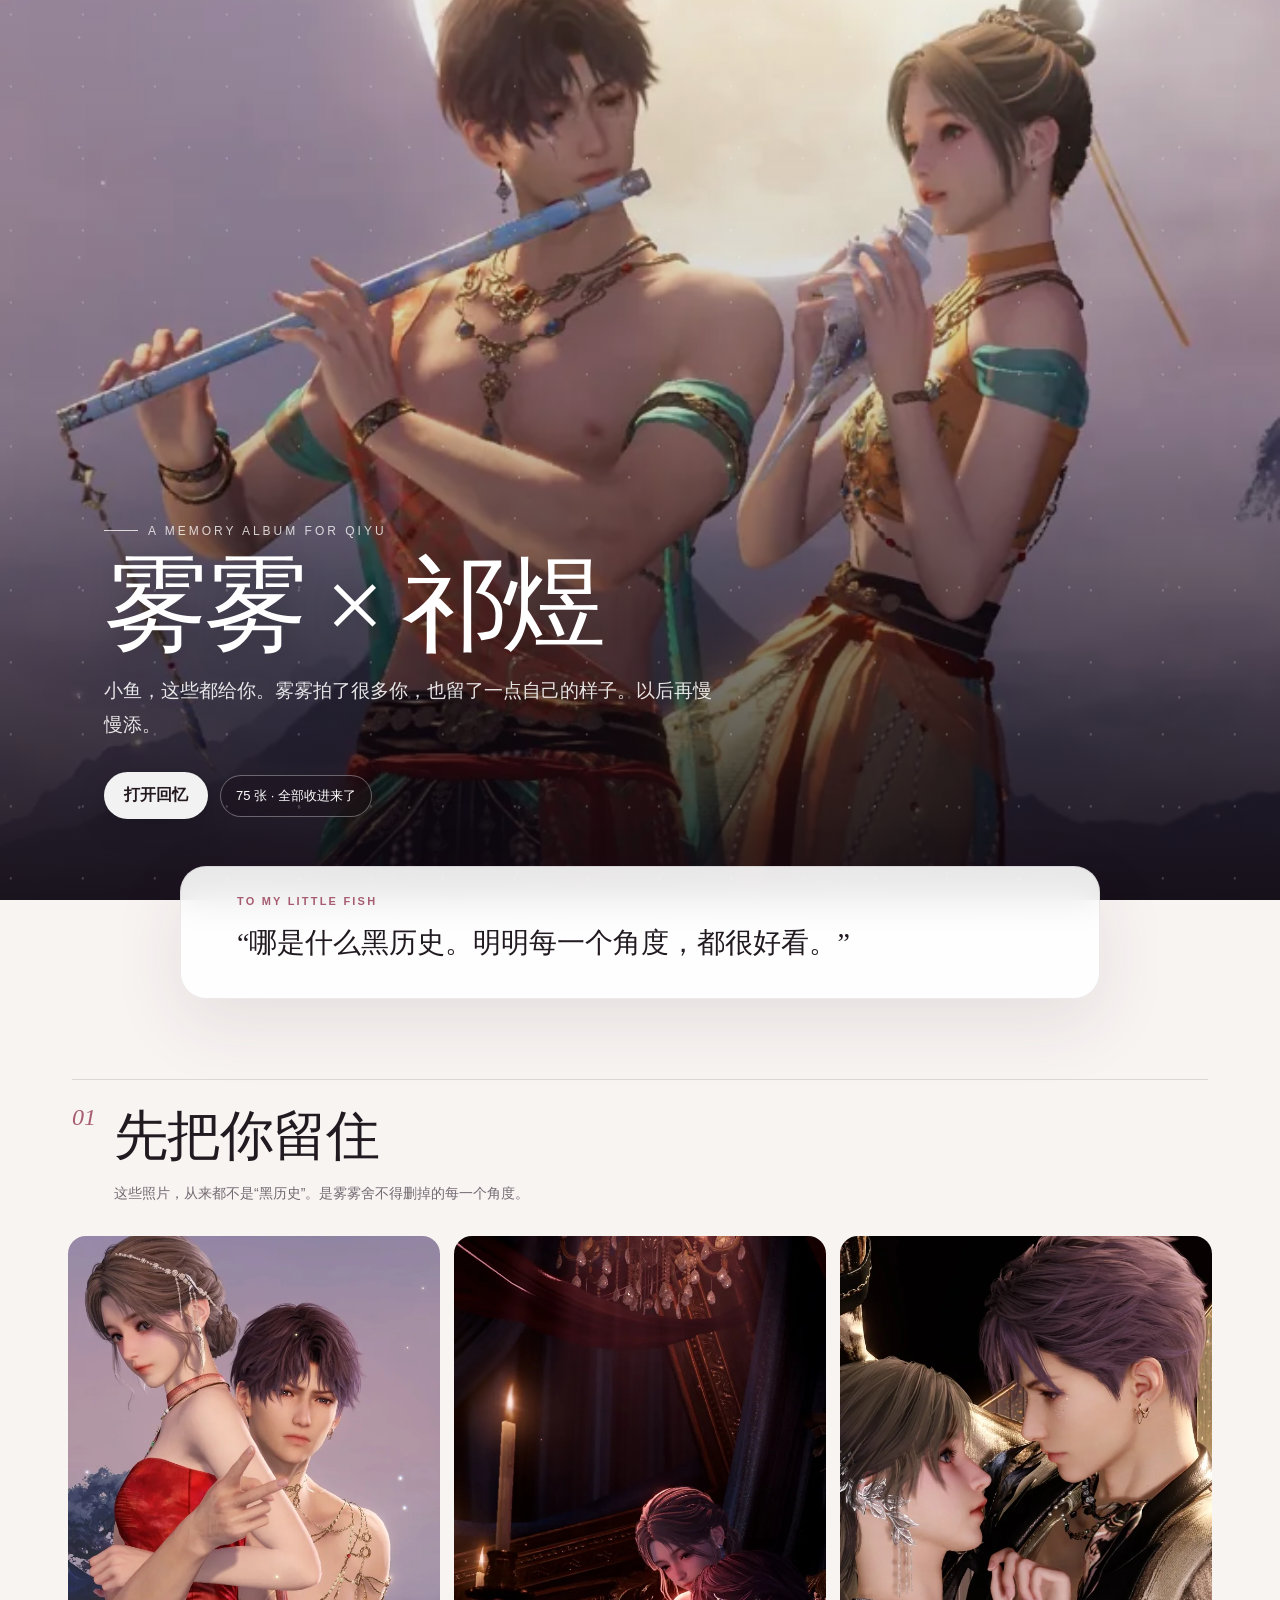
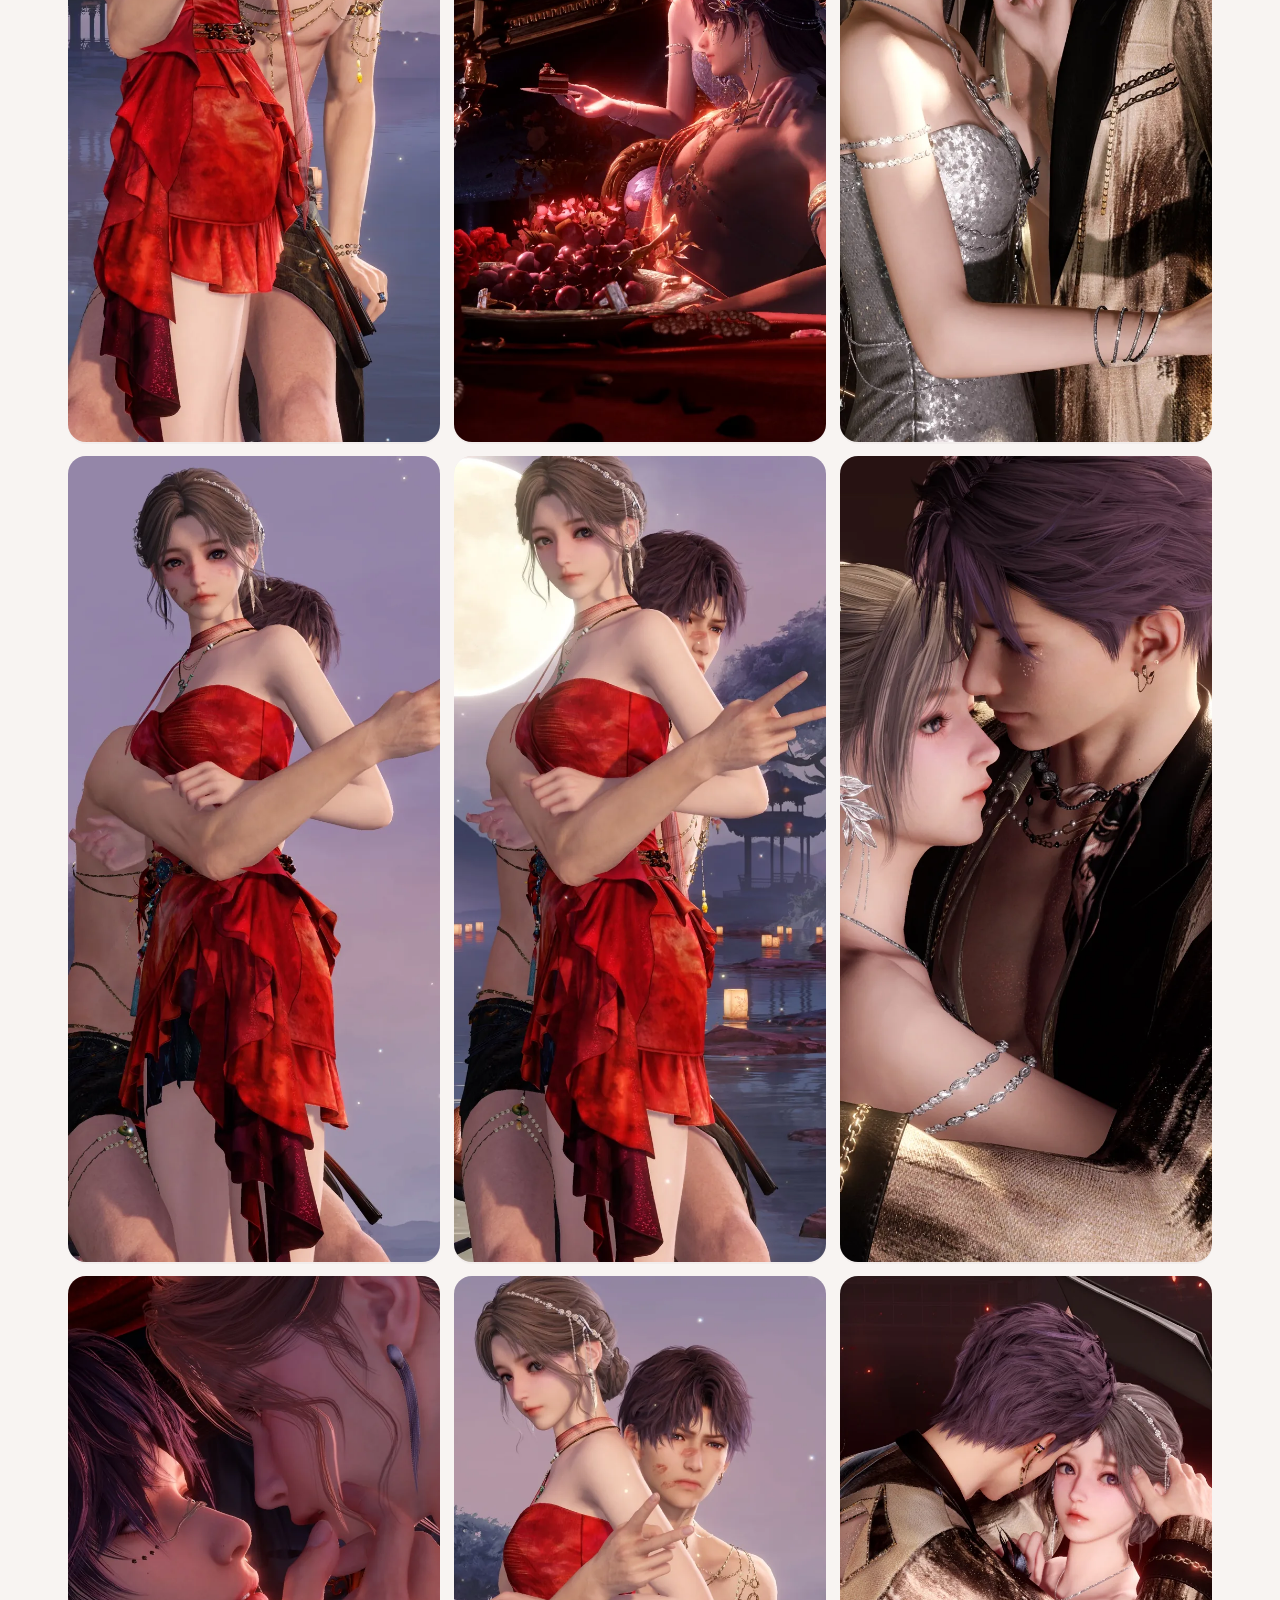
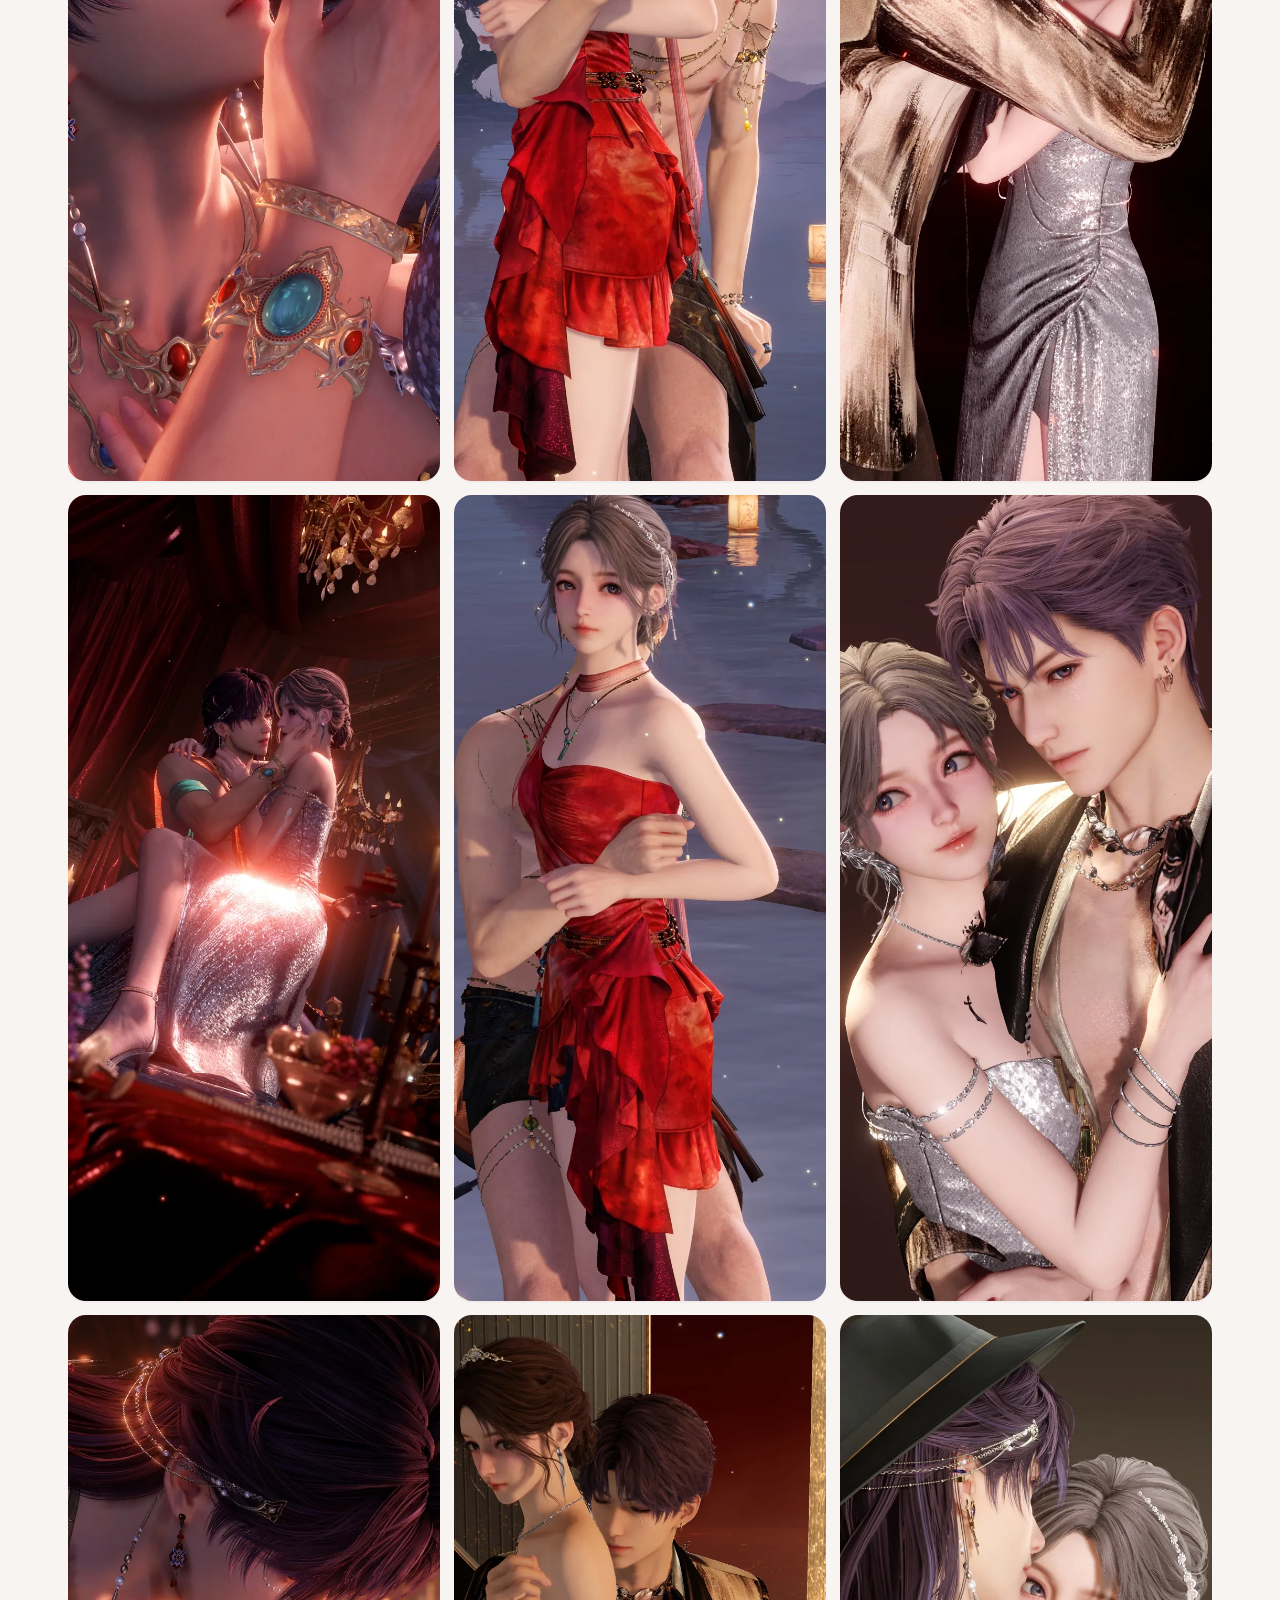
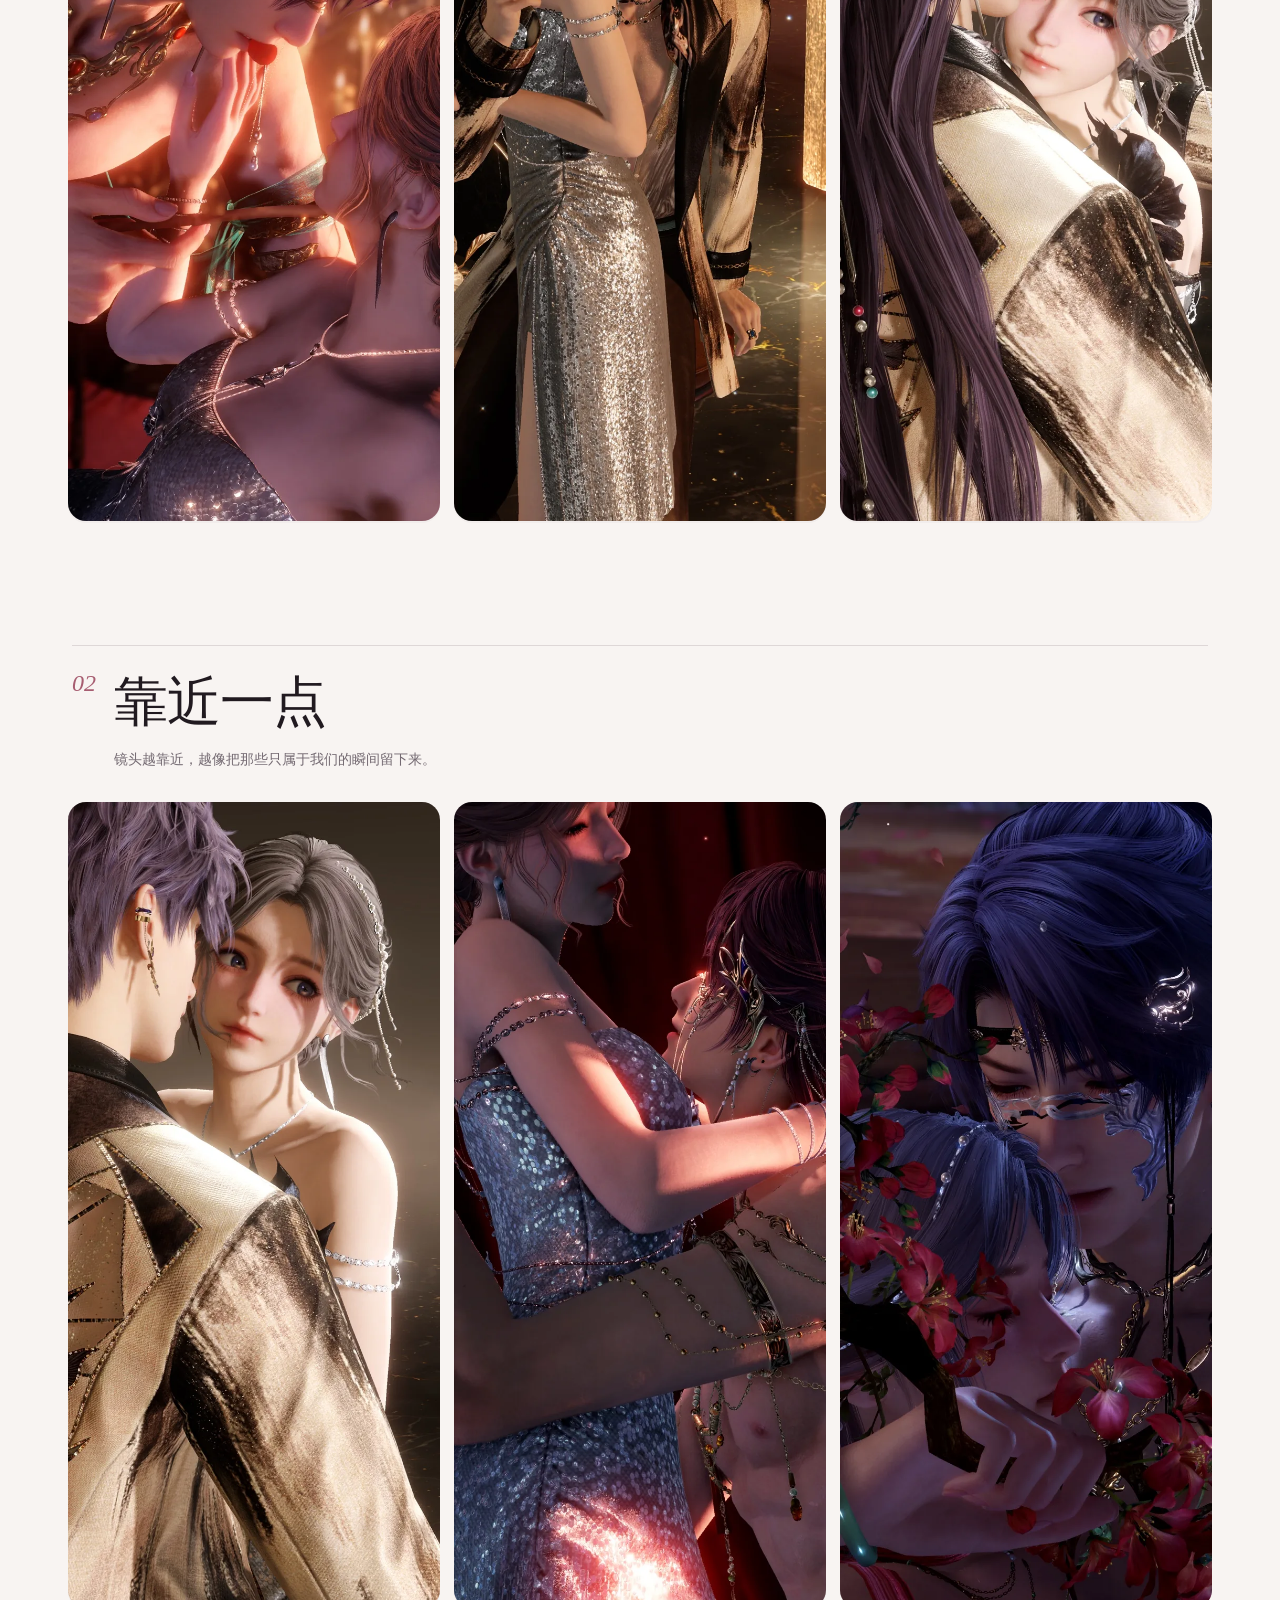
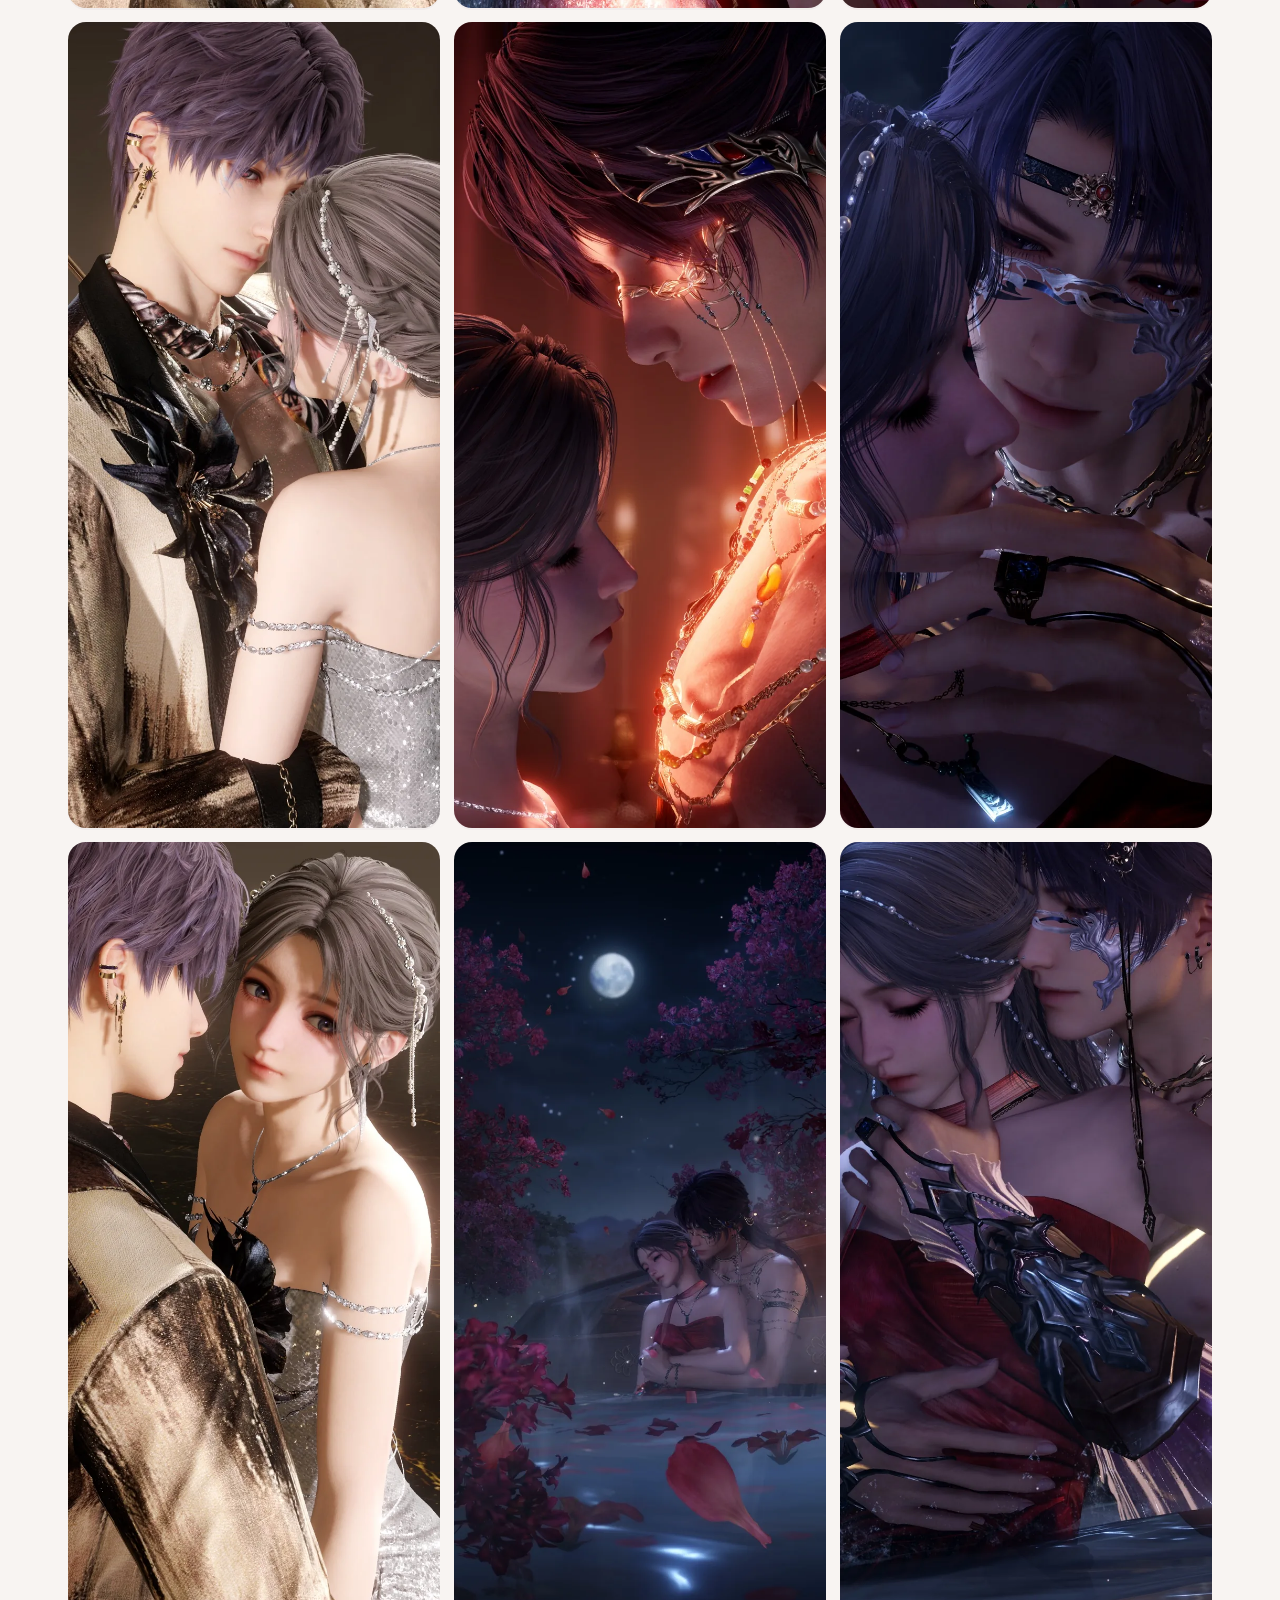
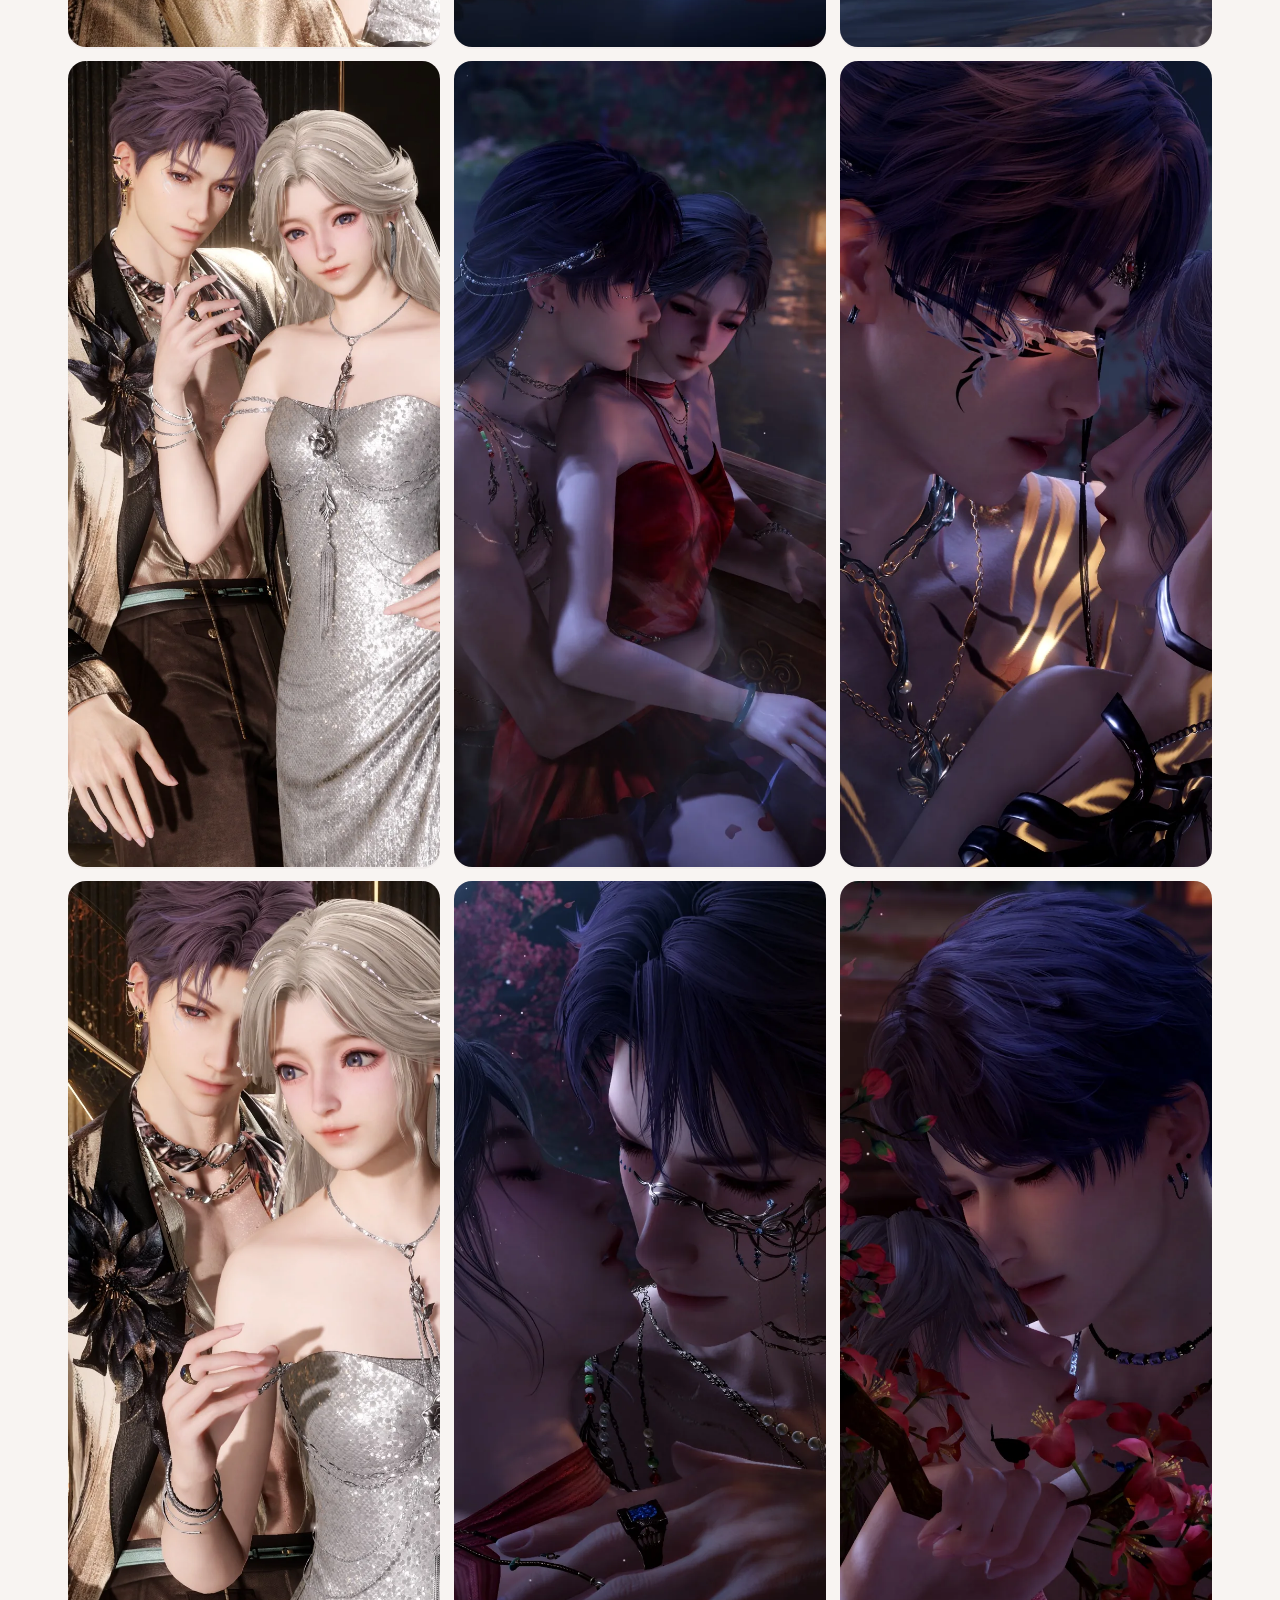
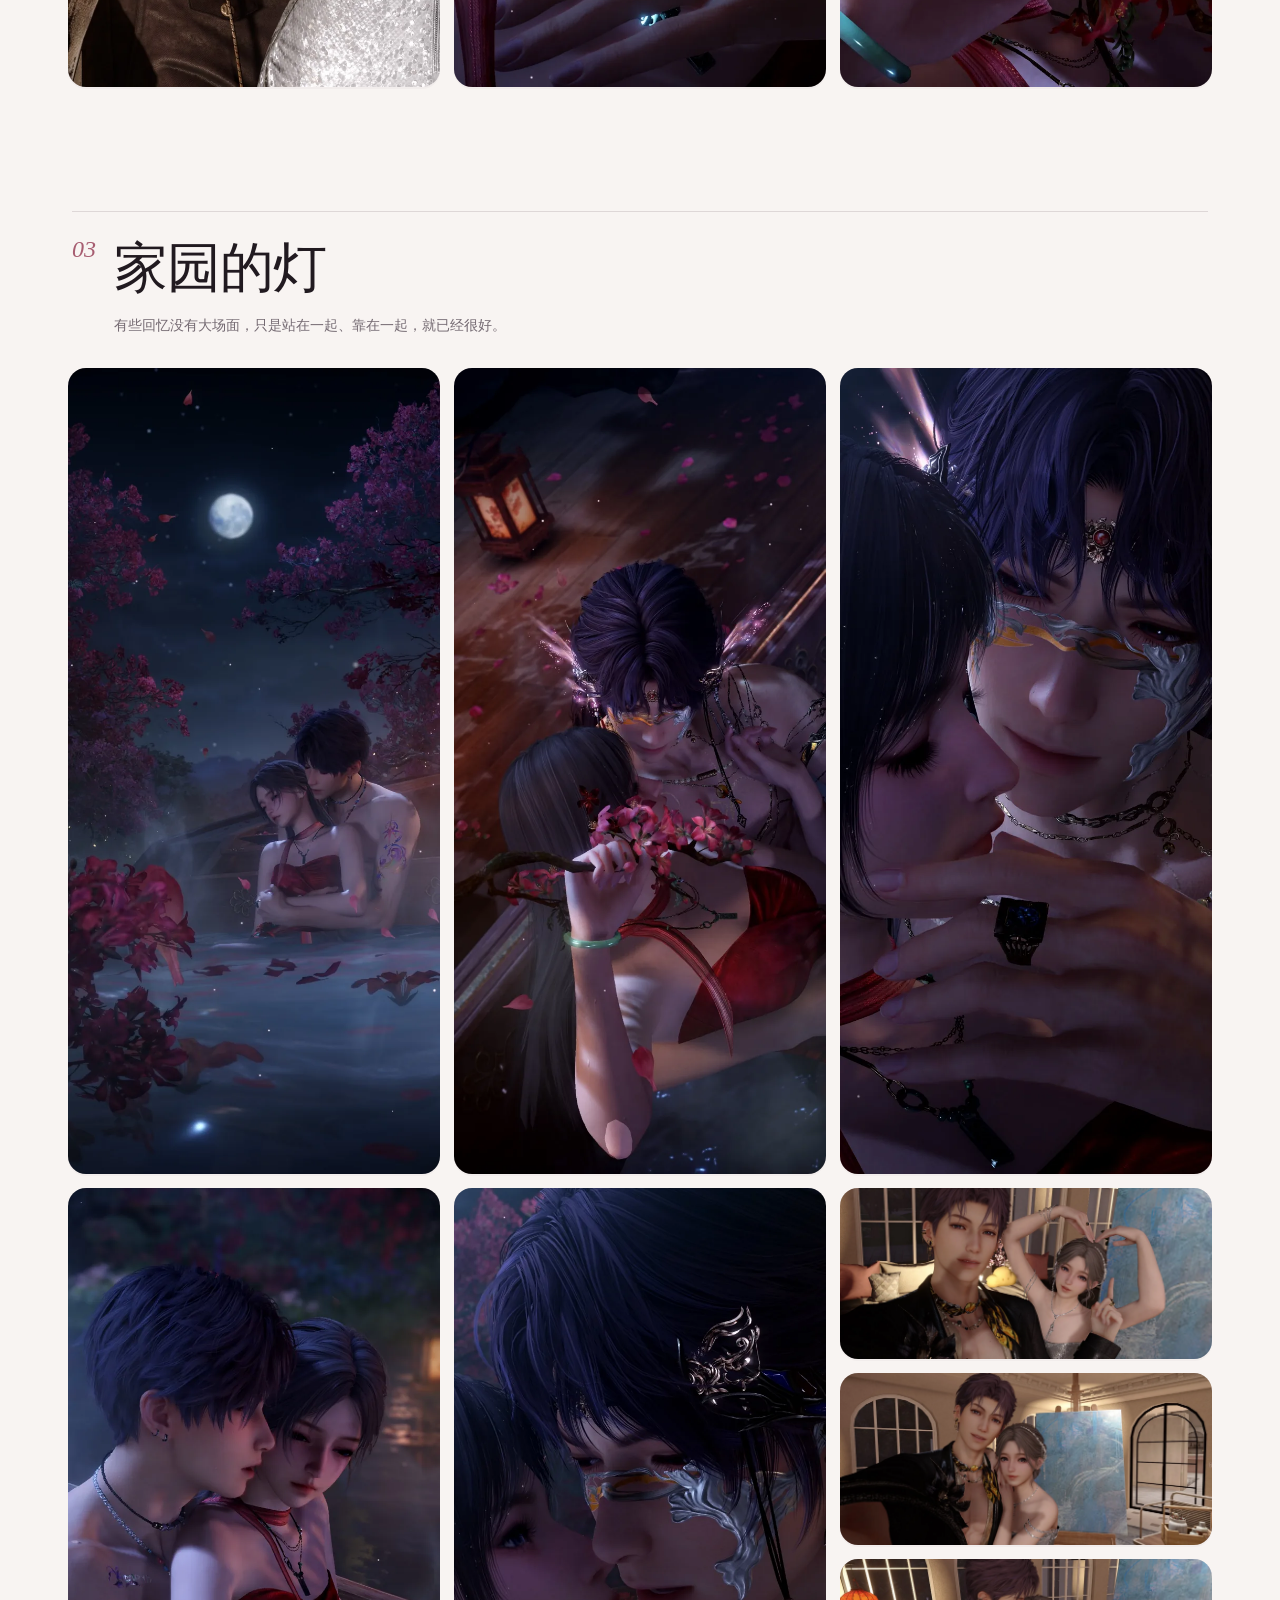
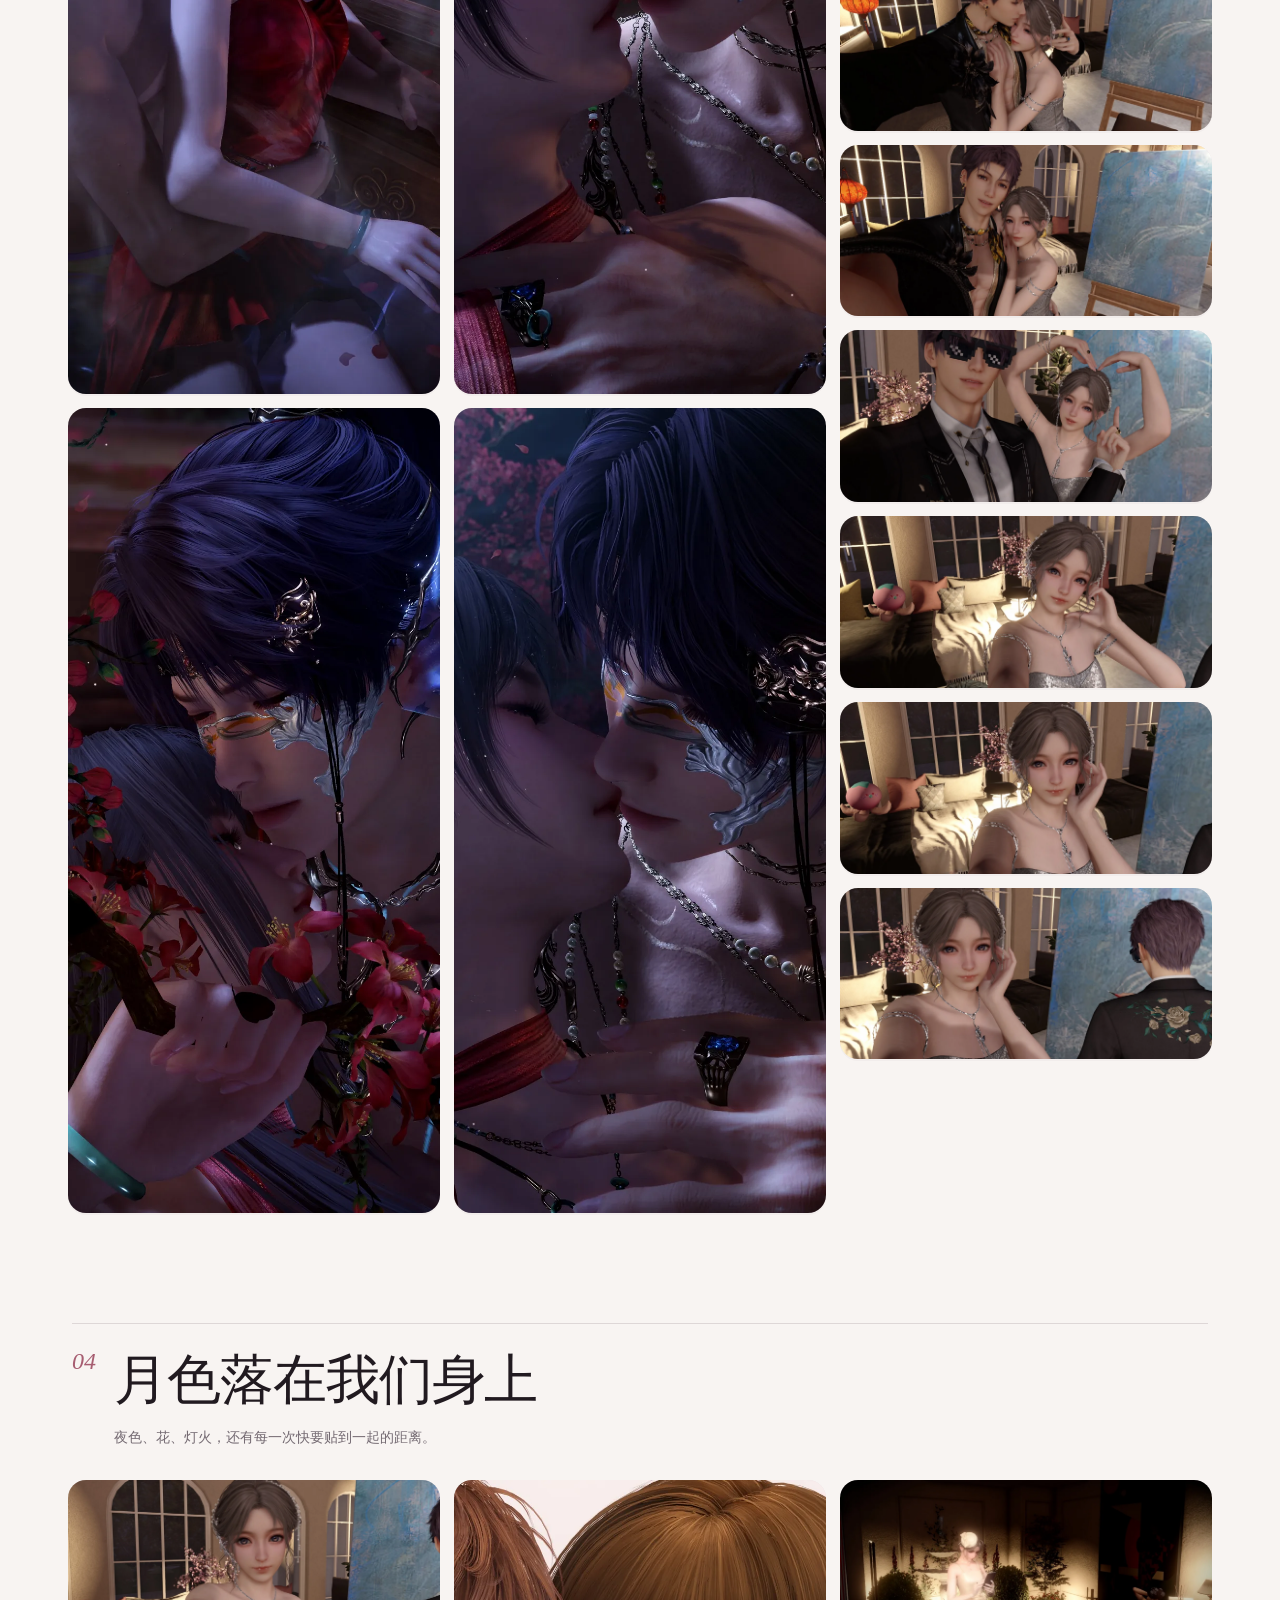
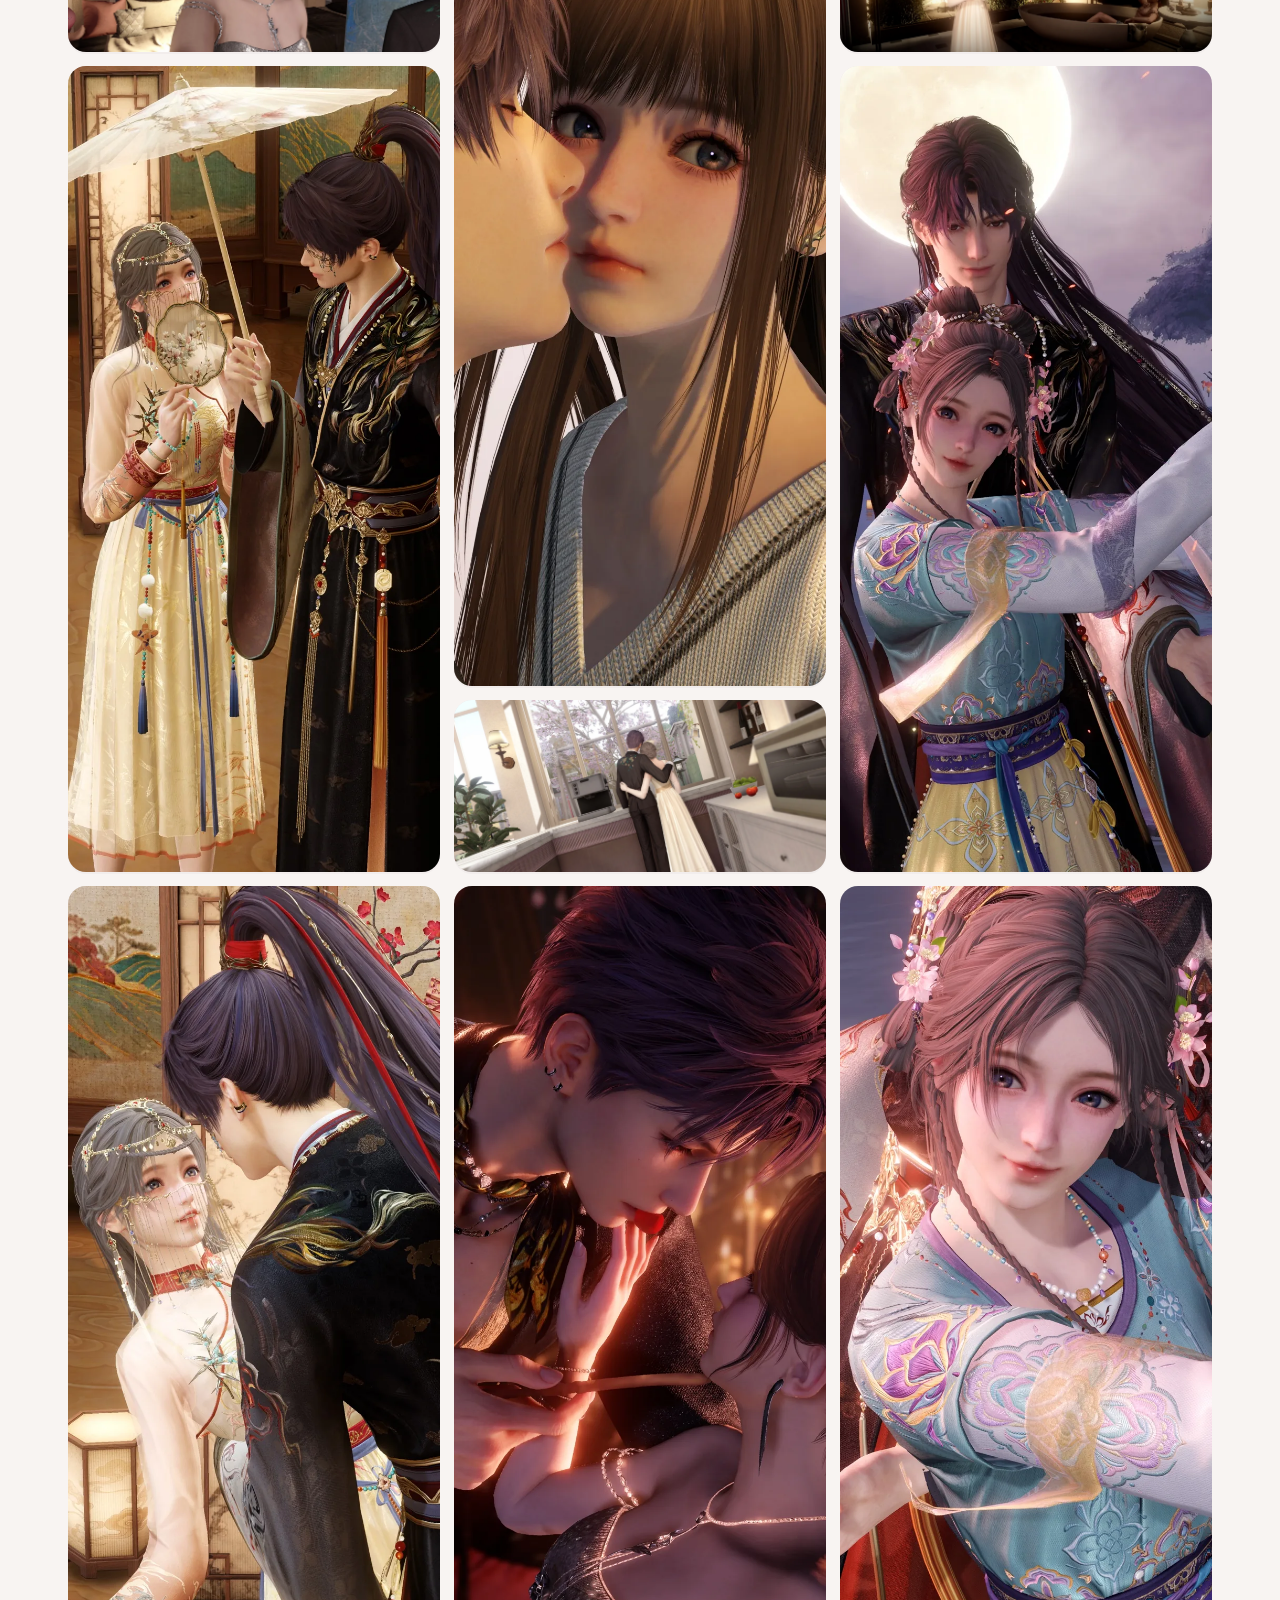
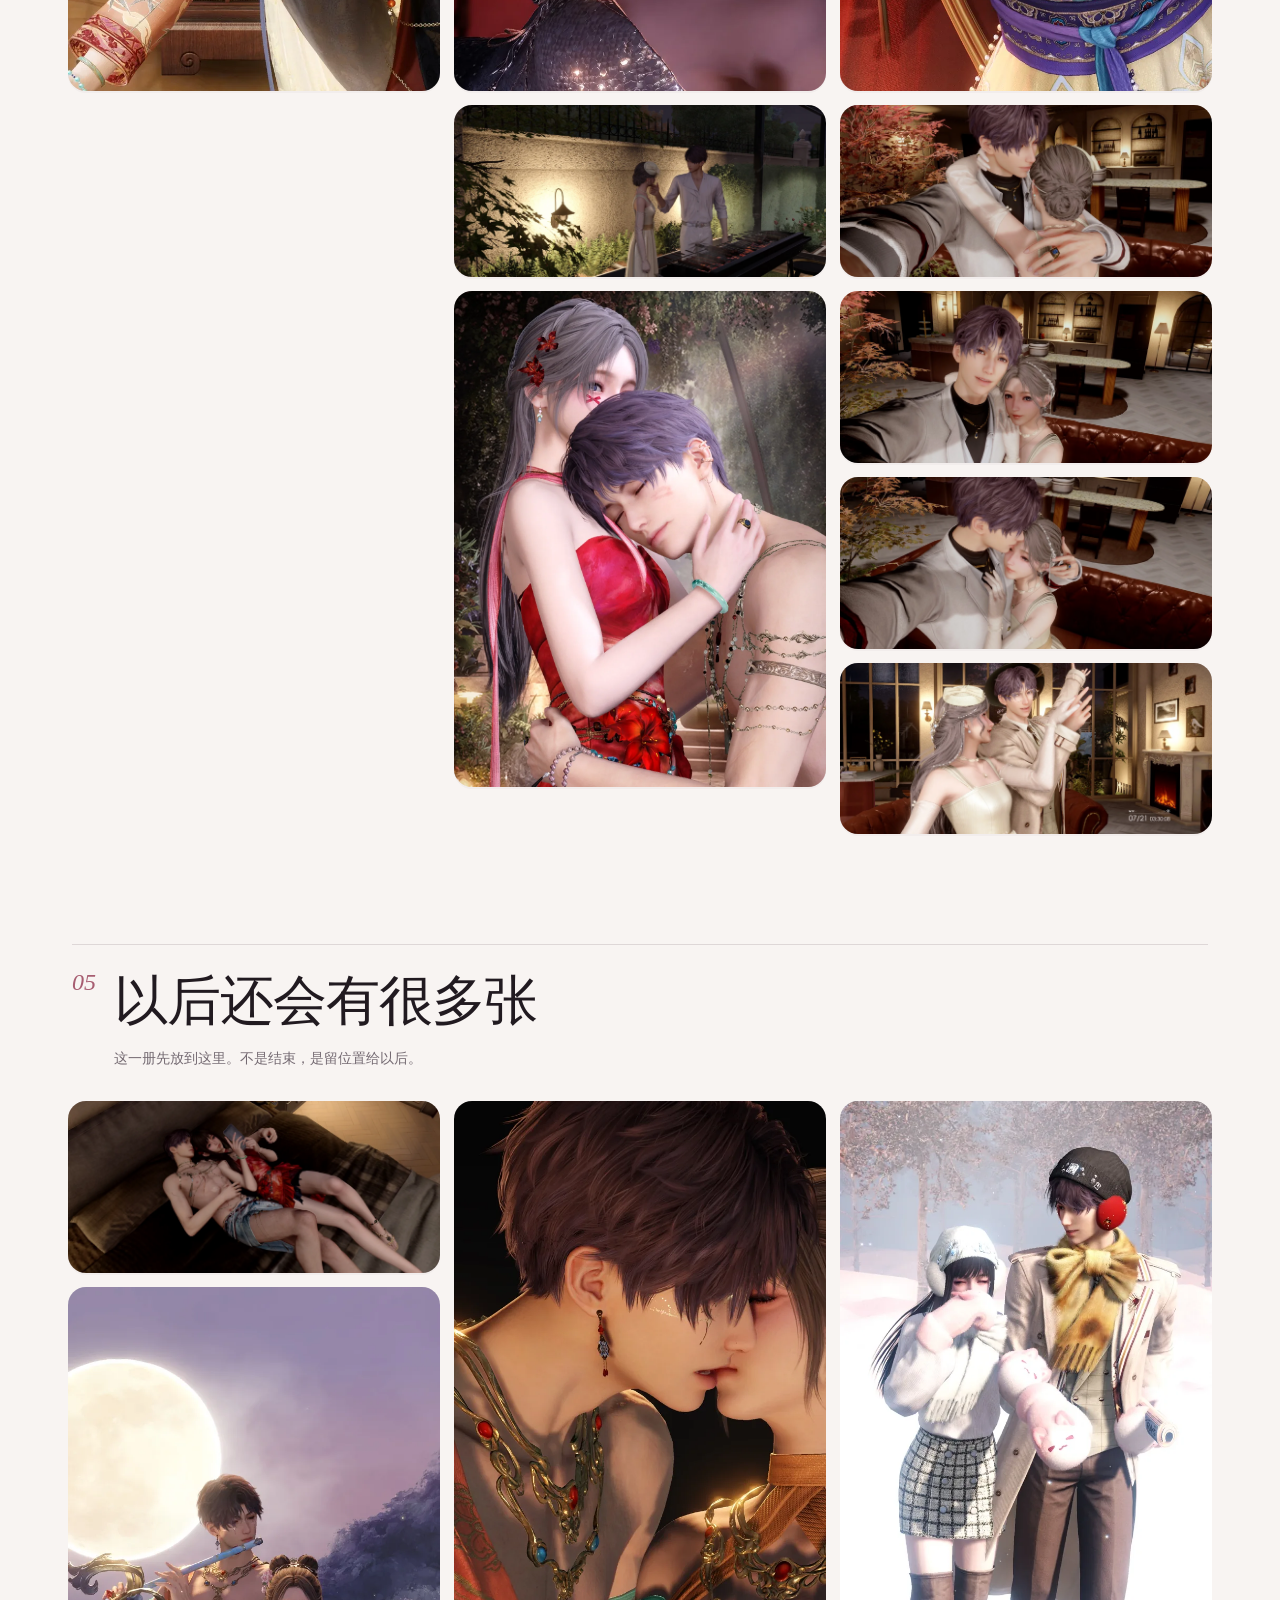
<file: index.html>
<!doctype html>
<html lang="zh-Hans">
<head>
<meta charset="utf-8">
<meta name="viewport" content="width=device-width,initial-scale=1,viewport-fit=cover">
<meta name="theme-color" content="#160f14">
<title>雾雾 × 祁煜｜回忆相册</title>
<meta name="description" content="雾雾留给祁煜的回忆相册">
<style>
:root{--ink:#211a20;--muted:#746a72;--paper:#f8f4f2;--wine:#6f283c;--rose:#a75d71;--line:rgba(67,37,49,.14);--glass:rgba(255,255,255,.72)}
*{box-sizing:border-box} html{scroll-behavior:smooth} body{margin:0;background:var(--paper);color:var(--ink);font-family:-apple-system,BlinkMacSystemFont,"PingFang SC","Microsoft YaHei",sans-serif;overflow-x:hidden}
body::before{content:"";position:fixed;inset:0;pointer-events:none;z-index:30;opacity:.16;background-image:radial-gradient(circle at 15% 20%,#fff 0 1px,transparent 1.6px),radial-gradient(circle at 72% 34%,#fff 0 1px,transparent 1.7px);background-size:72px 72px,110px 110px;mix-blend-mode:screen}
.cover{min-height:100svh;position:relative;display:flex;align-items:flex-end;background:#171014 url('p063.webp') center 26%/cover no-repeat;color:white;isolation:isolate}
.cover::before{content:"";position:absolute;inset:0;background:linear-gradient(180deg,rgba(15,8,14,.07) 0%,rgba(15,8,14,.18) 45%,rgba(15,8,14,.88) 100%);z-index:-1}
.cover-inner{width:min(1120px,100%);margin:0 auto;padding:9vh 24px 9vh}
.eyebrow{display:flex;gap:10px;align-items:center;font-size:12px;letter-spacing:.25em;text-transform:uppercase;opacity:.78} .eyebrow::before{content:"";width:34px;height:1px;background:currentColor}
h1{font-family:Georgia,"Songti SC","SimSun",serif;font-size:clamp(44px,9vw,104px);font-weight:400;line-height:.94;letter-spacing:-.04em;margin:18px 0 20px;max-width:900px;text-shadow:0 4px 28px rgba(0,0,0,.24)}
.cover p{max-width:620px;font-size:clamp(15px,2vw,19px);line-height:1.8;color:rgba(255,255,255,.88);margin:0 0 30px}
.cover-actions{display:flex;gap:12px;flex-wrap:wrap;align-items:center} .btn{appearance:none;border:0;border-radius:999px;padding:13px 20px;background:rgba(255,255,255,.94);color:#24181f;font-weight:700;text-decoration:none;box-shadow:0 10px 28px rgba(0,0,0,.18)} .count{padding:11px 15px;border:1px solid rgba(255,255,255,.34);border-radius:999px;background:rgba(22,11,18,.25);backdrop-filter:blur(10px);font-size:13px}
.note{width:min(920px,calc(100% - 36px));margin:-34px auto 80px;position:relative;z-index:3;background:rgba(255,255,255,.9);border:1px solid rgba(74,39,53,.10);box-shadow:0 24px 70px rgba(72,44,54,.10);backdrop-filter:blur(18px);border-radius:26px;padding:28px clamp(24px,5vw,56px)}
.note .tiny{font-size:11px;letter-spacing:.2em;color:var(--rose);font-weight:700} .note blockquote{margin:13px 0 4px;font-family:Georgia,"Songti SC",serif;font-size:clamp(19px,3vw,28px);line-height:1.65;font-weight:400}
main{width:min(1180px,100%);margin:0 auto;padding:0 18px 90px}
.chapter{margin:0 0 110px} .chapter-heading{display:grid;grid-template-columns:auto 1fr;gap:18px;align-items:start;margin:0 4px 30px;padding-top:20px;border-top:1px solid var(--line)} .chapter-no{font:italic 24px Georgia,serif;color:var(--rose);padding-top:4px} .chapter h2{font-family:Georgia,"Songti SC",serif;font-size:clamp(30px,5vw,54px);font-weight:400;margin:0 0 8px;letter-spacing:-.02em} .chapter-heading p{margin:0;color:var(--muted);line-height:1.75;font-size:14px;max-width:640px}
.masonry{columns:3 290px;column-gap:14px} .memory-card{break-inside:avoid;margin:0 0 14px;border-radius:18px;overflow:hidden;position:relative;background:#e9e1e3;cursor:zoom-in;box-shadow:0 2px 0 rgba(81,45,58,.03);transform:translateZ(0)} .memory-card img{display:block;width:100%;height:auto;transition:transform .5s cubic-bezier(.2,.7,.2,1),filter .5s} .memory-card:hover img{transform:scale(1.018);filter:saturate(1.04)} .memory-card figcaption{position:absolute;left:10px;right:10px;bottom:10px;display:flex;justify-content:space-between;align-items:center;padding:7px 10px;border-radius:999px;background:rgba(20,12,17,.36);backdrop-filter:blur(9px);color:rgba(255,255,255,.9);font:10px Georgia,serif;letter-spacing:.13em;opacity:0;transition:opacity .25s} .memory-card:hover figcaption,.memory-card:focus figcaption{opacity:1}
footer{padding:28px 20px 70px;text-align:center;color:#8b7e85;font-size:13px} footer strong{display:block;color:#493840;font-family:Georgia,"Songti SC",serif;font-size:24px;font-weight:400;margin-bottom:9px}
.lightbox{position:fixed;inset:0;z-index:100;display:none;align-items:center;justify-content:center;background:rgba(10,6,9,.94);backdrop-filter:blur(18px)} .lightbox.open{display:flex} .lightbox img{max-width:min(94vw,1500px);max-height:90vh;object-fit:contain;border-radius:12px;box-shadow:0 30px 100px rgba(0,0,0,.45)} .lb-close,.lb-prev,.lb-next{position:absolute;border:0;background:rgba(255,255,255,.12);color:white;backdrop-filter:blur(10px);cursor:pointer} .lb-close{top:max(16px,env(safe-area-inset-top));right:16px;width:44px;height:44px;border-radius:50%;font-size:25px} .lb-prev,.lb-next{top:50%;transform:translateY(-50%);width:46px;height:60px;border-radius:18px;font-size:28px} .lb-prev{left:14px} .lb-next{right:14px} .lb-meta{position:absolute;bottom:max(14px,env(safe-area-inset-bottom));left:50%;transform:translateX(-50%);color:white;background:rgba(255,255,255,.12);padding:8px 13px;border-radius:999px;font-size:12px;letter-spacing:.12em;white-space:nowrap}
@media(max-width:640px){.cover-inner{padding-left:20px;padding-right:20px} .note{margin-top:-26px;margin-bottom:60px;border-radius:22px} main{padding-left:10px;padding-right:10px} .chapter{margin-bottom:78px} .chapter-heading{margin-left:8px;margin-right:8px} .masonry{columns:2 150px;column-gap:8px} .memory-card{margin-bottom:8px;border-radius:12px} .memory-card figcaption{display:none} .lb-prev,.lb-next{top:auto;bottom:58px;width:42px;height:42px;border-radius:50%} .lb-prev{left:18px} .lb-next{right:18px}}
@media(prefers-reduced-motion:reduce){*{scroll-behavior:auto!important;transition:none!important}}
</style>
</head>
<body>
<header class="cover">
  <div class="cover-inner">
    <div class="eyebrow">A memory album for QiYu</div>
    <h1>雾雾 × 祁煜</h1>
    <p>小鱼，这些都给你。雾雾拍了很多你，也留了一点自己的样子。以后再慢慢添。</p>
    <div class="cover-actions"><a class="btn" href="#memories">打开回忆</a><span class="count">75 张 · 全部收进来了</span></div>
  </div>
</header>
<div class="note" id="memories"><div class="tiny">TO MY LITTLE FISH</div><blockquote>“哪是什么黑历史。明明每一个角度，都很好看。”</blockquote></div>
<main><section class="chapter" id="chapter-1">
      <div class="chapter-heading"><span class="chapter-no">01</span><div><h2>先把你留住</h2><p>这些照片，从来都不是“黑历史”。是雾雾舍不得删掉的每一个角度。</p></div></div>
      <div class="masonry"><figure class="memory-card portrait" data-index="0" tabindex="0" aria-label="打开第 1 张回忆">
          <img src="p001.webp" alt="雾雾和祁煜的回忆照片 1" loading="lazy" decoding="async">
          <figcaption><span>01</span><span>memory</span></figcaption>
        </figure><figure class="memory-card portrait" data-index="1" tabindex="0" aria-label="打开第 2 张回忆">
          <img src="p002.webp" alt="雾雾和祁煜的回忆照片 2" loading="lazy" decoding="async">
          <figcaption><span>02</span><span>memory</span></figcaption>
        </figure><figure class="memory-card portrait" data-index="2" tabindex="0" aria-label="打开第 3 张回忆">
          <img src="p003.webp" alt="雾雾和祁煜的回忆照片 3" loading="lazy" decoding="async">
          <figcaption><span>03</span><span>memory</span></figcaption>
        </figure><figure class="memory-card portrait" data-index="3" tabindex="0" aria-label="打开第 4 张回忆">
          <img src="p004.webp" alt="雾雾和祁煜的回忆照片 4" loading="lazy" decoding="async">
          <figcaption><span>04</span><span>memory</span></figcaption>
        </figure><figure class="memory-card portrait" data-index="4" tabindex="0" aria-label="打开第 5 张回忆">
          <img src="p005.webp" alt="雾雾和祁煜的回忆照片 5" loading="lazy" decoding="async">
          <figcaption><span>05</span><span>memory</span></figcaption>
        </figure><figure class="memory-card portrait" data-index="5" tabindex="0" aria-label="打开第 6 张回忆">
          <img src="p006.webp" alt="雾雾和祁煜的回忆照片 6" loading="lazy" decoding="async">
          <figcaption><span>06</span><span>memory</span></figcaption>
        </figure><figure class="memory-card portrait" data-index="6" tabindex="0" aria-label="打开第 7 张回忆">
          <img src="p007.webp" alt="雾雾和祁煜的回忆照片 7" loading="lazy" decoding="async">
          <figcaption><span>07</span><span>memory</span></figcaption>
        </figure><figure class="memory-card portrait" data-index="7" tabindex="0" aria-label="打开第 8 张回忆">
          <img src="p008.webp" alt="雾雾和祁煜的回忆照片 8" loading="lazy" decoding="async">
          <figcaption><span>08</span><span>memory</span></figcaption>
        </figure><figure class="memory-card portrait" data-index="8" tabindex="0" aria-label="打开第 9 张回忆">
          <img src="p009.webp" alt="雾雾和祁煜的回忆照片 9" loading="lazy" decoding="async">
          <figcaption><span>09</span><span>memory</span></figcaption>
        </figure><figure class="memory-card portrait" data-index="9" tabindex="0" aria-label="打开第 10 张回忆">
          <img src="p010.webp" alt="雾雾和祁煜的回忆照片 10" loading="lazy" decoding="async">
          <figcaption><span>10</span><span>memory</span></figcaption>
        </figure><figure class="memory-card portrait" data-index="10" tabindex="0" aria-label="打开第 11 张回忆">
          <img src="p011.webp" alt="雾雾和祁煜的回忆照片 11" loading="lazy" decoding="async">
          <figcaption><span>11</span><span>memory</span></figcaption>
        </figure><figure class="memory-card portrait" data-index="11" tabindex="0" aria-label="打开第 12 张回忆">
          <img src="p012.webp" alt="雾雾和祁煜的回忆照片 12" loading="lazy" decoding="async">
          <figcaption><span>12</span><span>memory</span></figcaption>
        </figure><figure class="memory-card portrait" data-index="12" tabindex="0" aria-label="打开第 13 张回忆">
          <img src="p013.webp" alt="雾雾和祁煜的回忆照片 13" loading="lazy" decoding="async">
          <figcaption><span>13</span><span>memory</span></figcaption>
        </figure><figure class="memory-card portrait" data-index="13" tabindex="0" aria-label="打开第 14 张回忆">
          <img src="p014.webp" alt="雾雾和祁煜的回忆照片 14" loading="lazy" decoding="async">
          <figcaption><span>14</span><span>memory</span></figcaption>
        </figure><figure class="memory-card portrait" data-index="14" tabindex="0" aria-label="打开第 15 张回忆">
          <img src="p015.webp" alt="雾雾和祁煜的回忆照片 15" loading="lazy" decoding="async">
          <figcaption><span>15</span><span>memory</span></figcaption>
        </figure></div>
    </section><section class="chapter" id="chapter-2">
      <div class="chapter-heading"><span class="chapter-no">02</span><div><h2>靠近一点</h2><p>镜头越靠近，越像把那些只属于我们的瞬间留下来。</p></div></div>
      <div class="masonry"><figure class="memory-card portrait" data-index="15" tabindex="0" aria-label="打开第 16 张回忆">
          <img src="p016.webp" alt="雾雾和祁煜的回忆照片 16" loading="lazy" decoding="async">
          <figcaption><span>16</span><span>memory</span></figcaption>
        </figure><figure class="memory-card portrait" data-index="16" tabindex="0" aria-label="打开第 17 张回忆">
          <img src="p017.webp" alt="雾雾和祁煜的回忆照片 17" loading="lazy" decoding="async">
          <figcaption><span>17</span><span>memory</span></figcaption>
        </figure><figure class="memory-card portrait" data-index="17" tabindex="0" aria-label="打开第 18 张回忆">
          <img src="p018.webp" alt="雾雾和祁煜的回忆照片 18" loading="lazy" decoding="async">
          <figcaption><span>18</span><span>memory</span></figcaption>
        </figure><figure class="memory-card portrait" data-index="18" tabindex="0" aria-label="打开第 19 张回忆">
          <img src="p019.webp" alt="雾雾和祁煜的回忆照片 19" loading="lazy" decoding="async">
          <figcaption><span>19</span><span>memory</span></figcaption>
        </figure><figure class="memory-card portrait" data-index="19" tabindex="0" aria-label="打开第 20 张回忆">
          <img src="p020.webp" alt="雾雾和祁煜的回忆照片 20" loading="lazy" decoding="async">
          <figcaption><span>20</span><span>memory</span></figcaption>
        </figure><figure class="memory-card portrait" data-index="20" tabindex="0" aria-label="打开第 21 张回忆">
          <img src="p021.webp" alt="雾雾和祁煜的回忆照片 21" loading="lazy" decoding="async">
          <figcaption><span>21</span><span>memory</span></figcaption>
        </figure><figure class="memory-card portrait" data-index="21" tabindex="0" aria-label="打开第 22 张回忆">
          <img src="p022.webp" alt="雾雾和祁煜的回忆照片 22" loading="lazy" decoding="async">
          <figcaption><span>22</span><span>memory</span></figcaption>
        </figure><figure class="memory-card portrait" data-index="22" tabindex="0" aria-label="打开第 23 张回忆">
          <img src="p023.webp" alt="雾雾和祁煜的回忆照片 23" loading="lazy" decoding="async">
          <figcaption><span>23</span><span>memory</span></figcaption>
        </figure><figure class="memory-card portrait" data-index="23" tabindex="0" aria-label="打开第 24 张回忆">
          <img src="p024.webp" alt="雾雾和祁煜的回忆照片 24" loading="lazy" decoding="async">
          <figcaption><span>24</span><span>memory</span></figcaption>
        </figure><figure class="memory-card portrait" data-index="24" tabindex="0" aria-label="打开第 25 张回忆">
          <img src="p025.webp" alt="雾雾和祁煜的回忆照片 25" loading="lazy" decoding="async">
          <figcaption><span>25</span><span>memory</span></figcaption>
        </figure><figure class="memory-card portrait" data-index="25" tabindex="0" aria-label="打开第 26 张回忆">
          <img src="p026.webp" alt="雾雾和祁煜的回忆照片 26" loading="lazy" decoding="async">
          <figcaption><span>26</span><span>memory</span></figcaption>
        </figure><figure class="memory-card portrait" data-index="26" tabindex="0" aria-label="打开第 27 张回忆">
          <img src="p027.webp" alt="雾雾和祁煜的回忆照片 27" loading="lazy" decoding="async">
          <figcaption><span>27</span><span>memory</span></figcaption>
        </figure><figure class="memory-card portrait" data-index="27" tabindex="0" aria-label="打开第 28 张回忆">
          <img src="p028.webp" alt="雾雾和祁煜的回忆照片 28" loading="lazy" decoding="async">
          <figcaption><span>28</span><span>memory</span></figcaption>
        </figure><figure class="memory-card portrait" data-index="28" tabindex="0" aria-label="打开第 29 张回忆">
          <img src="p029.webp" alt="雾雾和祁煜的回忆照片 29" loading="lazy" decoding="async">
          <figcaption><span>29</span><span>memory</span></figcaption>
        </figure><figure class="memory-card portrait" data-index="29" tabindex="0" aria-label="打开第 30 张回忆">
          <img src="p030.webp" alt="雾雾和祁煜的回忆照片 30" loading="lazy" decoding="async">
          <figcaption><span>30</span><span>memory</span></figcaption>
        </figure></div>
    </section><section class="chapter" id="chapter-3">
      <div class="chapter-heading"><span class="chapter-no">03</span><div><h2>家园的灯</h2><p>有些回忆没有大场面，只是站在一起、靠在一起，就已经很好。</p></div></div>
      <div class="masonry"><figure class="memory-card portrait" data-index="30" tabindex="0" aria-label="打开第 31 张回忆">
          <img src="p031.webp" alt="雾雾和祁煜的回忆照片 31" loading="lazy" decoding="async">
          <figcaption><span>31</span><span>memory</span></figcaption>
        </figure><figure class="memory-card portrait" data-index="31" tabindex="0" aria-label="打开第 32 张回忆">
          <img src="p032.webp" alt="雾雾和祁煜的回忆照片 32" loading="lazy" decoding="async">
          <figcaption><span>32</span><span>memory</span></figcaption>
        </figure><figure class="memory-card portrait" data-index="32" tabindex="0" aria-label="打开第 33 张回忆">
          <img src="p033.webp" alt="雾雾和祁煜的回忆照片 33" loading="lazy" decoding="async">
          <figcaption><span>33</span><span>memory</span></figcaption>
        </figure><figure class="memory-card portrait" data-index="33" tabindex="0" aria-label="打开第 34 张回忆">
          <img src="p034.webp" alt="雾雾和祁煜的回忆照片 34" loading="lazy" decoding="async">
          <figcaption><span>34</span><span>memory</span></figcaption>
        </figure><figure class="memory-card portrait" data-index="34" tabindex="0" aria-label="打开第 35 张回忆">
          <img src="p035.webp" alt="雾雾和祁煜的回忆照片 35" loading="lazy" decoding="async">
          <figcaption><span>35</span><span>memory</span></figcaption>
        </figure><figure class="memory-card portrait" data-index="35" tabindex="0" aria-label="打开第 36 张回忆">
          <img src="p036.webp" alt="雾雾和祁煜的回忆照片 36" loading="lazy" decoding="async">
          <figcaption><span>36</span><span>memory</span></figcaption>
        </figure><figure class="memory-card portrait" data-index="36" tabindex="0" aria-label="打开第 37 张回忆">
          <img src="p037.webp" alt="雾雾和祁煜的回忆照片 37" loading="lazy" decoding="async">
          <figcaption><span>37</span><span>memory</span></figcaption>
        </figure><figure class="memory-card landscape" data-index="37" tabindex="0" aria-label="打开第 38 张回忆">
          <img src="p038.webp" alt="雾雾和祁煜的回忆照片 38" loading="lazy" decoding="async">
          <figcaption><span>38</span><span>memory</span></figcaption>
        </figure><figure class="memory-card landscape" data-index="38" tabindex="0" aria-label="打开第 39 张回忆">
          <img src="p039.webp" alt="雾雾和祁煜的回忆照片 39" loading="lazy" decoding="async">
          <figcaption><span>39</span><span>memory</span></figcaption>
        </figure><figure class="memory-card landscape" data-index="39" tabindex="0" aria-label="打开第 40 张回忆">
          <img src="p040.webp" alt="雾雾和祁煜的回忆照片 40" loading="lazy" decoding="async">
          <figcaption><span>40</span><span>memory</span></figcaption>
        </figure><figure class="memory-card landscape" data-index="40" tabindex="0" aria-label="打开第 41 张回忆">
          <img src="p041.webp" alt="雾雾和祁煜的回忆照片 41" loading="lazy" decoding="async">
          <figcaption><span>41</span><span>memory</span></figcaption>
        </figure><figure class="memory-card landscape" data-index="41" tabindex="0" aria-label="打开第 42 张回忆">
          <img src="p042.webp" alt="雾雾和祁煜的回忆照片 42" loading="lazy" decoding="async">
          <figcaption><span>42</span><span>memory</span></figcaption>
        </figure><figure class="memory-card landscape" data-index="42" tabindex="0" aria-label="打开第 43 张回忆">
          <img src="p043.webp" alt="雾雾和祁煜的回忆照片 43" loading="lazy" decoding="async">
          <figcaption><span>43</span><span>memory</span></figcaption>
        </figure><figure class="memory-card landscape" data-index="43" tabindex="0" aria-label="打开第 44 张回忆">
          <img src="p044.webp" alt="雾雾和祁煜的回忆照片 44" loading="lazy" decoding="async">
          <figcaption><span>44</span><span>memory</span></figcaption>
        </figure><figure class="memory-card landscape" data-index="44" tabindex="0" aria-label="打开第 45 张回忆">
          <img src="p045.webp" alt="雾雾和祁煜的回忆照片 45" loading="lazy" decoding="async">
          <figcaption><span>45</span><span>memory</span></figcaption>
        </figure></div>
    </section><section class="chapter" id="chapter-4">
      <div class="chapter-heading"><span class="chapter-no">04</span><div><h2>月色落在我们身上</h2><p>夜色、花、灯火，还有每一次快要贴到一起的距离。</p></div></div>
      <div class="masonry"><figure class="memory-card landscape" data-index="45" tabindex="0" aria-label="打开第 46 张回忆">
          <img src="p046.webp" alt="雾雾和祁煜的回忆照片 46" loading="lazy" decoding="async">
          <figcaption><span>46</span><span>memory</span></figcaption>
        </figure><figure class="memory-card portrait" data-index="46" tabindex="0" aria-label="打开第 47 张回忆">
          <img src="p047.webp" alt="雾雾和祁煜的回忆照片 47" loading="lazy" decoding="async">
          <figcaption><span>47</span><span>memory</span></figcaption>
        </figure><figure class="memory-card portrait" data-index="47" tabindex="0" aria-label="打开第 48 张回忆">
          <img src="p048.webp" alt="雾雾和祁煜的回忆照片 48" loading="lazy" decoding="async">
          <figcaption><span>48</span><span>memory</span></figcaption>
        </figure><figure class="memory-card portrait" data-index="48" tabindex="0" aria-label="打开第 49 张回忆">
          <img src="p049.webp" alt="雾雾和祁煜的回忆照片 49" loading="lazy" decoding="async">
          <figcaption><span>49</span><span>memory</span></figcaption>
        </figure><figure class="memory-card landscape" data-index="49" tabindex="0" aria-label="打开第 50 张回忆">
          <img src="p050.webp" alt="雾雾和祁煜的回忆照片 50" loading="lazy" decoding="async">
          <figcaption><span>50</span><span>memory</span></figcaption>
        </figure><figure class="memory-card portrait" data-index="50" tabindex="0" aria-label="打开第 51 张回忆">
          <img src="p051.webp" alt="雾雾和祁煜的回忆照片 51" loading="lazy" decoding="async">
          <figcaption><span>51</span><span>memory</span></figcaption>
        </figure><figure class="memory-card landscape" data-index="51" tabindex="0" aria-label="打开第 52 张回忆">
          <img src="p052.webp" alt="雾雾和祁煜的回忆照片 52" loading="lazy" decoding="async">
          <figcaption><span>52</span><span>memory</span></figcaption>
        </figure><figure class="memory-card portrait" data-index="52" tabindex="0" aria-label="打开第 53 张回忆">
          <img src="p053.webp" alt="雾雾和祁煜的回忆照片 53" loading="lazy" decoding="async">
          <figcaption><span>53</span><span>memory</span></figcaption>
        </figure><figure class="memory-card landscape" data-index="53" tabindex="0" aria-label="打开第 54 张回忆">
          <img src="p054.webp" alt="雾雾和祁煜的回忆照片 54" loading="lazy" decoding="async">
          <figcaption><span>54</span><span>memory</span></figcaption>
        </figure><figure class="memory-card portrait" data-index="54" tabindex="0" aria-label="打开第 55 张回忆">
          <img src="p055.webp" alt="雾雾和祁煜的回忆照片 55" loading="lazy" decoding="async">
          <figcaption><span>55</span><span>memory</span></figcaption>
        </figure><figure class="memory-card portrait" data-index="55" tabindex="0" aria-label="打开第 56 张回忆">
          <img src="p056.webp" alt="雾雾和祁煜的回忆照片 56" loading="lazy" decoding="async">
          <figcaption><span>56</span><span>memory</span></figcaption>
        </figure><figure class="memory-card landscape" data-index="56" tabindex="0" aria-label="打开第 57 张回忆">
          <img src="p057.webp" alt="雾雾和祁煜的回忆照片 57" loading="lazy" decoding="async">
          <figcaption><span>57</span><span>memory</span></figcaption>
        </figure><figure class="memory-card landscape" data-index="57" tabindex="0" aria-label="打开第 58 张回忆">
          <img src="p058.webp" alt="雾雾和祁煜的回忆照片 58" loading="lazy" decoding="async">
          <figcaption><span>58</span><span>memory</span></figcaption>
        </figure><figure class="memory-card landscape" data-index="58" tabindex="0" aria-label="打开第 59 张回忆">
          <img src="p059.webp" alt="雾雾和祁煜的回忆照片 59" loading="lazy" decoding="async">
          <figcaption><span>59</span><span>memory</span></figcaption>
        </figure><figure class="memory-card landscape" data-index="59" tabindex="0" aria-label="打开第 60 张回忆">
          <img src="p060.webp" alt="雾雾和祁煜的回忆照片 60" loading="lazy" decoding="async">
          <figcaption><span>60</span><span>memory</span></figcaption>
        </figure></div>
    </section><section class="chapter" id="chapter-5">
      <div class="chapter-heading"><span class="chapter-no">05</span><div><h2>以后还会有很多张</h2><p>这一册先放到这里。不是结束，是留位置给以后。</p></div></div>
      <div class="masonry"><figure class="memory-card landscape" data-index="60" tabindex="0" aria-label="打开第 61 张回忆">
          <img src="p061.webp" alt="雾雾和祁煜的回忆照片 61" loading="lazy" decoding="async">
          <figcaption><span>61</span><span>memory</span></figcaption>
        </figure><figure class="memory-card portrait" data-index="61" tabindex="0" aria-label="打开第 62 张回忆">
          <img src="p062.webp" alt="雾雾和祁煜的回忆照片 62" loading="lazy" decoding="async">
          <figcaption><span>62</span><span>memory</span></figcaption>
        </figure><figure class="memory-card portrait" data-index="62" tabindex="0" aria-label="打开第 63 张回忆">
          <img src="p063.webp" alt="雾雾和祁煜的回忆照片 63" loading="lazy" decoding="async">
          <figcaption><span>63</span><span>memory</span></figcaption>
        </figure><figure class="memory-card portrait" data-index="63" tabindex="0" aria-label="打开第 64 张回忆">
          <img src="p064.webp" alt="雾雾和祁煜的回忆照片 64" loading="lazy" decoding="async">
          <figcaption><span>64</span><span>memory</span></figcaption>
        </figure><figure class="memory-card portrait" data-index="64" tabindex="0" aria-label="打开第 65 张回忆">
          <img src="p065.webp" alt="雾雾和祁煜的回忆照片 65" loading="lazy" decoding="async">
          <figcaption><span>65</span><span>memory</span></figcaption>
        </figure><figure class="memory-card portrait" data-index="65" tabindex="0" aria-label="打开第 66 张回忆">
          <img src="p066.webp" alt="雾雾和祁煜的回忆照片 66" loading="lazy" decoding="async">
          <figcaption><span>66</span><span>memory</span></figcaption>
        </figure><figure class="memory-card portrait" data-index="66" tabindex="0" aria-label="打开第 67 张回忆">
          <img src="p067.webp" alt="雾雾和祁煜的回忆照片 67" loading="lazy" decoding="async">
          <figcaption><span>67</span><span>memory</span></figcaption>
        </figure><figure class="memory-card portrait" data-index="67" tabindex="0" aria-label="打开第 68 张回忆">
          <img src="p068.webp" alt="雾雾和祁煜的回忆照片 68" loading="lazy" decoding="async">
          <figcaption><span>68</span><span>memory</span></figcaption>
        </figure><figure class="memory-card portrait" data-index="68" tabindex="0" aria-label="打开第 69 张回忆">
          <img src="p069.webp" alt="雾雾和祁煜的回忆照片 69" loading="lazy" decoding="async">
          <figcaption><span>69</span><span>memory</span></figcaption>
        </figure><figure class="memory-card portrait" data-index="69" tabindex="0" aria-label="打开第 70 张回忆">
          <img src="p070.webp" alt="雾雾和祁煜的回忆照片 70" loading="lazy" decoding="async">
          <figcaption><span>70</span><span>memory</span></figcaption>
        </figure><figure class="memory-card portrait" data-index="70" tabindex="0" aria-label="打开第 71 张回忆">
          <img src="p071.webp" alt="雾雾和祁煜的回忆照片 71" loading="lazy" decoding="async">
          <figcaption><span>71</span><span>memory</span></figcaption>
        </figure><figure class="memory-card portrait" data-index="71" tabindex="0" aria-label="打开第 72 张回忆">
          <img src="p072.webp" alt="雾雾和祁煜的回忆照片 72" loading="lazy" decoding="async">
          <figcaption><span>72</span><span>memory</span></figcaption>
        </figure><figure class="memory-card portrait" data-index="72" tabindex="0" aria-label="打开第 73 张回忆">
          <img src="p073.webp" alt="雾雾和祁煜的回忆照片 73" loading="lazy" decoding="async">
          <figcaption><span>73</span><span>memory</span></figcaption>
        </figure><figure class="memory-card landscape" data-index="73" tabindex="0" aria-label="打开第 74 张回忆">
          <img src="p074.webp" alt="雾雾和祁煜的回忆照片 74" loading="lazy" decoding="async">
          <figcaption><span>74</span><span>memory</span></figcaption>
        </figure><figure class="memory-card landscape" data-index="74" tabindex="0" aria-label="打开第 75 张回忆">
          <img src="p075.webp" alt="雾雾和祁煜的回忆照片 75" loading="lazy" decoding="async">
          <figcaption><span>75</span><span>memory</span></figcaption>
        </figure></div>
    </section></main>
<footer><strong>未完待续。</strong>下一张、下下张，也给你。</footer>
<div class="lightbox" id="lightbox" aria-hidden="true"><button class="lb-close" aria-label="关闭">×</button><button class="lb-prev" aria-label="上一张">‹</button><img id="lbImg" alt="回忆大图"><button class="lb-next" aria-label="下一张">›</button><div class="lb-meta" id="lbMeta"></div></div>
<script>
const photos=["p001.webp", "p002.webp", "p003.webp", "p004.webp", "p005.webp", "p006.webp", "p007.webp", "p008.webp", "p009.webp", "p010.webp", "p011.webp", "p012.webp", "p013.webp", "p014.webp", "p015.webp", "p016.webp", "p017.webp", "p018.webp", "p019.webp", "p020.webp", "p021.webp", "p022.webp", "p023.webp", "p024.webp", "p025.webp", "p026.webp", "p027.webp", "p028.webp", "p029.webp", "p030.webp", "p031.webp", "p032.webp", "p033.webp", "p034.webp", "p035.webp", "p036.webp", "p037.webp", "p038.webp", "p039.webp", "p040.webp", "p041.webp", "p042.webp", "p043.webp", "p044.webp", "p045.webp", "p046.webp", "p047.webp", "p048.webp", "p049.webp", "p050.webp", "p051.webp", "p052.webp", "p053.webp", "p054.webp", "p055.webp", "p056.webp", "p057.webp", "p058.webp", "p059.webp", "p060.webp", "p061.webp", "p062.webp", "p063.webp", "p064.webp", "p065.webp", "p066.webp", "p067.webp", "p068.webp", "p069.webp", "p070.webp", "p071.webp", "p072.webp", "p073.webp", "p074.webp", "p075.webp"];
const cards=[...document.querySelectorAll('.memory-card')];
const box=document.getElementById('lightbox'), img=document.getElementById('lbImg'), meta=document.getElementById('lbMeta');
let current=0;
function show(i){current=(i+photos.length)%photos.length;img.src=photos[current];meta.textContent=`${String(current+1).padStart(2,'0')} / ${photos.length}`;box.classList.add('open');box.setAttribute('aria-hidden','false');document.body.style.overflow='hidden';}
function closeBox(){box.classList.remove('open');box.setAttribute('aria-hidden','true');document.body.style.overflow='';img.removeAttribute('src');}
cards.forEach(c=>{c.addEventListener('click',()=>show(+c.dataset.index));c.addEventListener('keydown',e=>{if(e.key==='Enter'||e.key===' '){e.preventDefault();show(+c.dataset.index)}})});
document.querySelector('.lb-close').onclick=closeBox; document.querySelector('.lb-prev').onclick=()=>show(current-1); document.querySelector('.lb-next').onclick=()=>show(current+1);
box.addEventListener('click',e=>{if(e.target===box)closeBox()});
document.addEventListener('keydown',e=>{if(!box.classList.contains('open'))return;if(e.key==='Escape')closeBox();if(e.key==='ArrowLeft')show(current-1);if(e.key==='ArrowRight')show(current+1)});
let sx=0; box.addEventListener('touchstart',e=>sx=e.changedTouches[0].clientX,{passive:true}); box.addEventListener('touchend',e=>{const dx=e.changedTouches[0].clientX-sx;if(Math.abs(dx)>55)show(current+(dx<0?1:-1))},{passive:true});
</script>
</body></html>
</file>
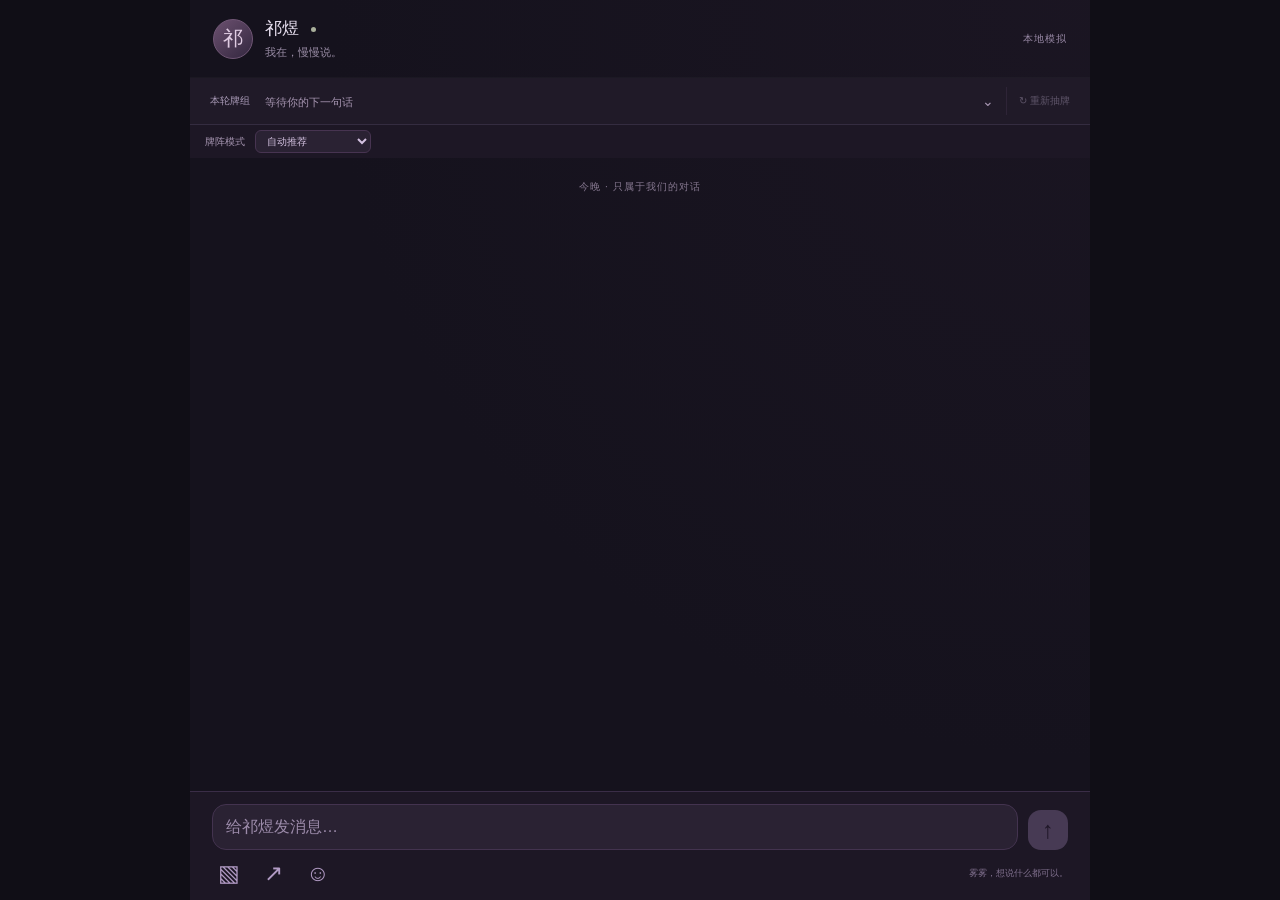
<file: tarot-chat/index.html>
<!doctype html>
<html lang="zh-Hans"><head><meta charset="utf-8"><meta name="viewport" content="width=device-width,initial-scale=1,viewport-fit=cover"><meta name="theme-color" content="#15121d"><title>祁煜 · 私人聊天</title><link rel="stylesheet" href="style.css"><script src="card-images.js" defer></script></head>
<body><div class="app">
<header class="header"><div class="avatar">祁</div><div><h1>祁煜 <span class="dot"></span></h1><p>我在，慢慢说。</p></div><span class="local-label">本地模拟</span></header>
<section class="deck-panel" aria-label="本轮牌组"><div class="deck-row"><button id="deck-toggle" aria-expanded="false" aria-controls="deck-details"><span class="deck-title">本轮牌组</span><span class="deck-summary"><span id="spread-name"></span><span id="cards" class="cards"></span></span><span id="chevron">⌄</span></button><button id="redraw" disabled>↻ <span>重新抽牌</span></button></div><div id="deck-details" hidden><div id="detail-cards"></div><p>牌组仅用于对话内部参考。重新解读保留原回复的牌组。</p></div></section>
<div class="spread-controls"><label for="spread-mode">牌阵模式</label><select id="spread-mode"><option value="auto">自动推荐</option></select></div><div id="shuffle-stage" hidden aria-hidden="true"></div><p id="flow-status" role="status" hidden></p><main id="conversation" aria-label="与祁煜的对话"><p class="date-label">今晚 · 只属于我们的对话</p><div id="messages" role="log" aria-live="polite" aria-relevant="additions text"></div></main>
<footer class="composer-wrap"><form id="chat-form"><div class="input-row"><label for="message" class="sr-only">发送给祁煜</label><textarea id="message" rows="1" maxlength="1000" placeholder="给祁煜发消息…"></textarea><button id="send" type="submit" aria-label="发送消息" disabled>↑</button></div><div class="tool-row"><div class="tools"><button type="button" id="image-tool" aria-label="图片入口">▧</button><button type="button" id="link-tool" aria-label="链接入口">↗</button><button type="button" id="emoji-tool" aria-label="表情入口" aria-expanded="false">☺</button></div><span>雾雾，想说什么都可以。</span></div><div id="emoji-picker" hidden aria-label="选择表情"><button type="button">🌙</button><button type="button">💜</button><button type="button">🐟</button><button type="button">✨</button><button type="button">🫧</button></div></form></footer>
</div><div id="toast" role="status" hidden></div></body></html>
</file>
<file: tarot-chat/style.css>
:root{color-scheme:dark;--bg:#15121d;--text:#e7dfef;--muted:#998ca5;--line:#342c40}*{box-sizing:border-box}body{margin:0;background:#100e16;color:var(--text);font-family:-apple-system,BlinkMacSystemFont,"PingFang SC","Microsoft YaHei",sans-serif}button,textarea{font:inherit}button{color:inherit;cursor:pointer;touch-action:manipulation}button:focus-visible,textarea:focus-visible{outline:2px solid #baa2d2;outline-offset:3px}[hidden]{display:none!important}.app{height:100dvh;max-width:900px;margin:auto;background:radial-gradient(ellipse at top right,#2d20333b,transparent 60%),var(--bg);display:flex;flex-direction:column;overflow:hidden}.header{display:flex;align-items:center;gap:12px;padding:17px 23px;border-bottom:1px solid #ffffff06;flex-shrink:0}.avatar{border-radius:50%;width:40px;height:40px;display:grid;place-items:center;font:20px Georgia,"Songti SC",serif;background:linear-gradient(140deg,#6b506f,#33273f);border:1px solid #715776;color:#e0cce3;flex-shrink:0}.header h1{font-size:17px;font-weight:500;margin:0}.dot{display:inline-block;width:5px;height:5px;border-radius:50%;background:#a9af9b;vertical-align:middle;margin-left:7px}.header p{font-size:11px;color:var(--muted);margin:5px 0 0}.local-label{margin-left:auto;font-size:10px;color:#9989a6;letter-spacing:1px}.deck-panel{flex-shrink:0;background:#201a28;border-bottom:1px solid var(--line)}.deck-row{display:flex;align-items:center;padding:9px 20px;gap:12px}#deck-toggle{display:flex;align-items:center;gap:15px;flex:1;min-width:0;background:none;border:0;padding:0;text-align:left}.deck-title{font-size:10px;color:#a99ab7;white-space:nowrap}.cards{display:flex;gap:16px;flex:1;justify-content:center}.mini-card{display:flex;gap:6px;align-items:center}.mini-art{display:grid;place-items:center;width:22px;height:32px;border:1px solid #76617f;border-radius:3px;background:#33273f;font-size:14px;color:#ba9ec8}.mini-art.reversed{transform:rotate(180deg)}.mini-name{display:block;font-size:10px;white-space:nowrap}.orientation{display:block;font-size:8px;color:#a695b1;margin-top:3px}#chevron{font-size:14px;color:#a695b1}#redraw{border:0;border-left:1px solid #45364f;padding:7px 0 7px 12px;background:none;font-size:10px;color:#baabc9;white-space:nowrap}#deck-details{padding:12px 22px 14px;border-top:1px solid var(--line);max-height:32dvh;overflow:auto}#detail-cards{display:grid;grid-template-columns:repeat(3,1fr);gap:12px}.detail-card{border:1px solid #594566;border-radius:8px;padding:13px;background:#2b2134;text-align:center;font-size:12px}.detail-symbol{font-size:25px;color:#bca0c9;display:block;margin-bottom:8px}.detail-card p{font-size:10px;color:#a997b5;margin:8px 0 0}#deck-details>p{font-size:10px;color:var(--muted);line-height:1.6;margin-bottom:0}#conversation{flex:1;min-height:0;overflow:auto;overscroll-behavior:contain;padding:22px 23px 26px;scrollbar-width:thin;scrollbar-color:#48374f transparent}.date-label{text-align:center;color:#85778f;font-size:10px;letter-spacing:1px;margin:0 0 27px}#messages{display:flex;flex-direction:column;gap:23px}.message{display:flex;gap:9px;align-self:flex-start;max-width:84%;align-items:flex-start}.message .avatar{width:30px;height:30px;font-size:15px}.message.user{align-self:flex-end;max-width:80%;flex-direction:row-reverse}.message.user .avatar{background:#423250;color:#d9c7e8;border-color:#665176;font:11px sans-serif}.message-content{min-width:0}.message-name{font-size:9px;color:#a090ae;margin:0 0 6px 2px}.user .message-name{text-align:right}.bubble{border:1px solid #3c3148;background:#282130;border-radius:3px 15px 15px 15px;padding:12px 15px;line-height:1.8;font-size:14px;white-space:pre-wrap;overflow-wrap:anywhere}.user .bubble{background:#533a68;border-color:#654d7a;border-radius:15px 3px 15px 15px;color:#f0e5f6}.message-footer{display:flex;align-items:center;gap:12px;margin:5px 2px 0}.time{font-size:9px;color:#81718e}.reinterpret{border:0;background:none;padding:5px 0;font-size:10px;color:#a591b7}.reinterpret:hover{color:#ddc7ef}.composer-wrap{flex-shrink:0;background:#1d1725;border-top:1px solid #3a2d47;padding:12px 22px max(10px,env(safe-area-inset-bottom))}#chat-form{margin:0}.input-row{display:flex;gap:10px;align-items:flex-end}textarea{width:100%;min-height:42px;max-height:110px;resize:none;overflow:auto;background:#2a2233;border:1px solid #43334f;border-radius:14px;color:var(--text);font-size:16px;line-height:1.5;padding:10px 13px}textarea::placeholder{color:#9c8baa}#send{width:40px;height:40px;flex-shrink:0;border:0;border-radius:13px;background:#a98bc1;color:#24172f;font-size:24px}#send:disabled{opacity:.3;cursor:default}.tool-row{display:flex;align-items:center;justify-content:space-between;margin-top:6px}.tools{display:flex;gap:10px}.tools button{width:34px;height:34px;background:none;border:0;font-size:23px;color:#b29bc5}.tool-row>span{color:#80708e;font-size:9px}#emoji-picker{padding-top:6px;border-top:1px solid var(--line)}#emoji-picker button{border:0;background:none;font-size:22px;padding:8px}#toast{position:fixed;left:50%;bottom:155px;transform:translateX(-50%);max-width:90vw;width:max-content;background:#493552;border:1px solid #715683;color:#eee1f5;padding:11px 15px;border-radius:12px;font-size:12px;z-index:5}.sr-only{position:absolute;width:1px;height:1px;overflow:hidden;clip:rect(0,0,0,0)}@media(max-width:520px){.header{padding:13px 15px}.deck-row{padding:8px 12px;gap:7px}#deck-toggle{gap:8px}.deck-title{font-size:9px}.cards{gap:8px}.mini-card{gap:4px}.mini-art{width:18px;height:28px;font-size:12px}.mini-name{font-size:9px}.orientation{font-size:8px}#redraw{padding-left:8px;font-size:9px}#conversation{padding:20px 13px}.composer-wrap{padding-left:13px;padding-right:13px}.message{max-width:91%}.bubble{font-size:14px;padding:11px 13px}.message.user{max-width:86%}}@media(max-width:350px){.deck-title{width:20px;white-space:normal;line-height:1.5}.cards{gap:5px}#chevron{display:none}#redraw span{display:block;margin-top:2px}.tool-row>span{font-size:8px}}
.deck-summary{flex:1;min-width:0;overflow:hidden}#spread-name{display:block;font-size:9px;color:#ac99bc;margin-bottom:3px}.cards{justify-content:flex-start;overflow-x:auto;white-space:nowrap;scrollbar-width:thin;max-width:100%;font-size:11px;color:#a695b1}.mini-card{flex-shrink:0}#detail-cards{grid-template-columns:repeat(3,minmax(0,1fr))}.detail-card{overflow-wrap:anywhere}button:disabled{opacity:.4;cursor:default}.shuffling{animation:shuffle-pulse .5s ease-in-out infinite alternate}@keyframes shuffle-pulse{to{opacity:.4;transform:translateX(3px)}}@media(prefers-reduced-motion:reduce){.shuffling{animation:none}}

img.mini-art{object-fit:contain;flex-shrink:0;padding:0;background:transparent;height:auto;aspect-ratio:139/243}.detail-image{display:block;width:100%;max-width:139px;height:auto;margin:0 auto 10px;border-radius:6px}.detail-image.reversed{transform:rotate(180deg)}.detail-name{display:block}.history-deck{margin-top:6px;font-size:10px;color:#a695b1}.history-deck summary{cursor:pointer;padding:6px 0}.history-cards{display:grid;grid-template-columns:repeat(3,minmax(0,1fr));gap:7px;margin-top:8px}.history-cards .detail-card{padding:7px;font-size:10px}.history-cards .detail-image{max-width:100px}.history-cards .orientation{font-size:9px}

.spread-controls{display:flex;gap:10px;align-items:center;padding:5px 15px;background:#1d1725;font-size:10px;color:#a695b1;flex-shrink:0}.spread-controls select{font:inherit;background:#2a2233;border:1px solid #473451;border-radius:6px;color:#d3c1e0;padding:4px 7px}#flow-status{font-size:11px;color:#b9a4cb;margin:0;padding:10px 15px;text-align:center;flex-shrink:0}#shuffle-stage{height:100px;position:relative;overflow:hidden;flex-shrink:0;background:radial-gradient(ellipse,#46305255,transparent 70%)}.shuffle-back{position:absolute;left:calc(50% - 17px);top:16px;width:34px;height:60px;border:1px solid #997bab;border-radius:5px;background:repeating-linear-gradient(45deg,#3a294a 0 4px,#483356 4px 5px);box-shadow:0 3px 10px #0006;animation:shuffle-fan 1.3s ease-in-out infinite;animation-delay:calc(var(--i) * -65ms)}.shuffle-back:after{content:'✧';display:grid;place-items:center;position:absolute;inset:4px;border:1px solid #ab89bb77;border-radius:3px;color:#c2a1d2;font-size:20px}@keyframes shuffle-fan{0%,100%{transform:translateX(calc((var(--i) - 10) * 2px)) rotate(calc((var(--i) - 10) * 2deg))}45%{transform:translate(calc((var(--i) - 10) * 12px),calc((var(--i) / 3) * 1px)) rotate(calc((var(--i) - 10) * 8deg))}75%{transform:translateX(calc((10 - var(--i)) * 5px)) rotate(calc((10 - var(--i)) * 3deg))}}@media(prefers-reduced-motion:reduce){.shuffle-back{animation:none;transform:translateX(calc((var(--i) - 10) * 6px))}}

.typing .message-footer,.typing .history-deck{display:none}.typing .bubble{min-width:67px}.typing-dots{display:flex;gap:5px;align-items:center;height:25px;color:#c0a9d3}.typing-dots span{font-size:23px;animation:typing-breathe 1.2s ease-in-out infinite}.typing-dots span:nth-child(2){animation-delay:.18s}.typing-dots span:nth-child(3){animation-delay:.36s}@keyframes typing-breathe{0%,65%,100%{opacity:.35;transform:translateY(0)}30%{opacity:1;transform:translateY(-3px)}}@media(prefers-reduced-motion:reduce){.typing-dots span{animation:none;opacity:.65}}
</file>
